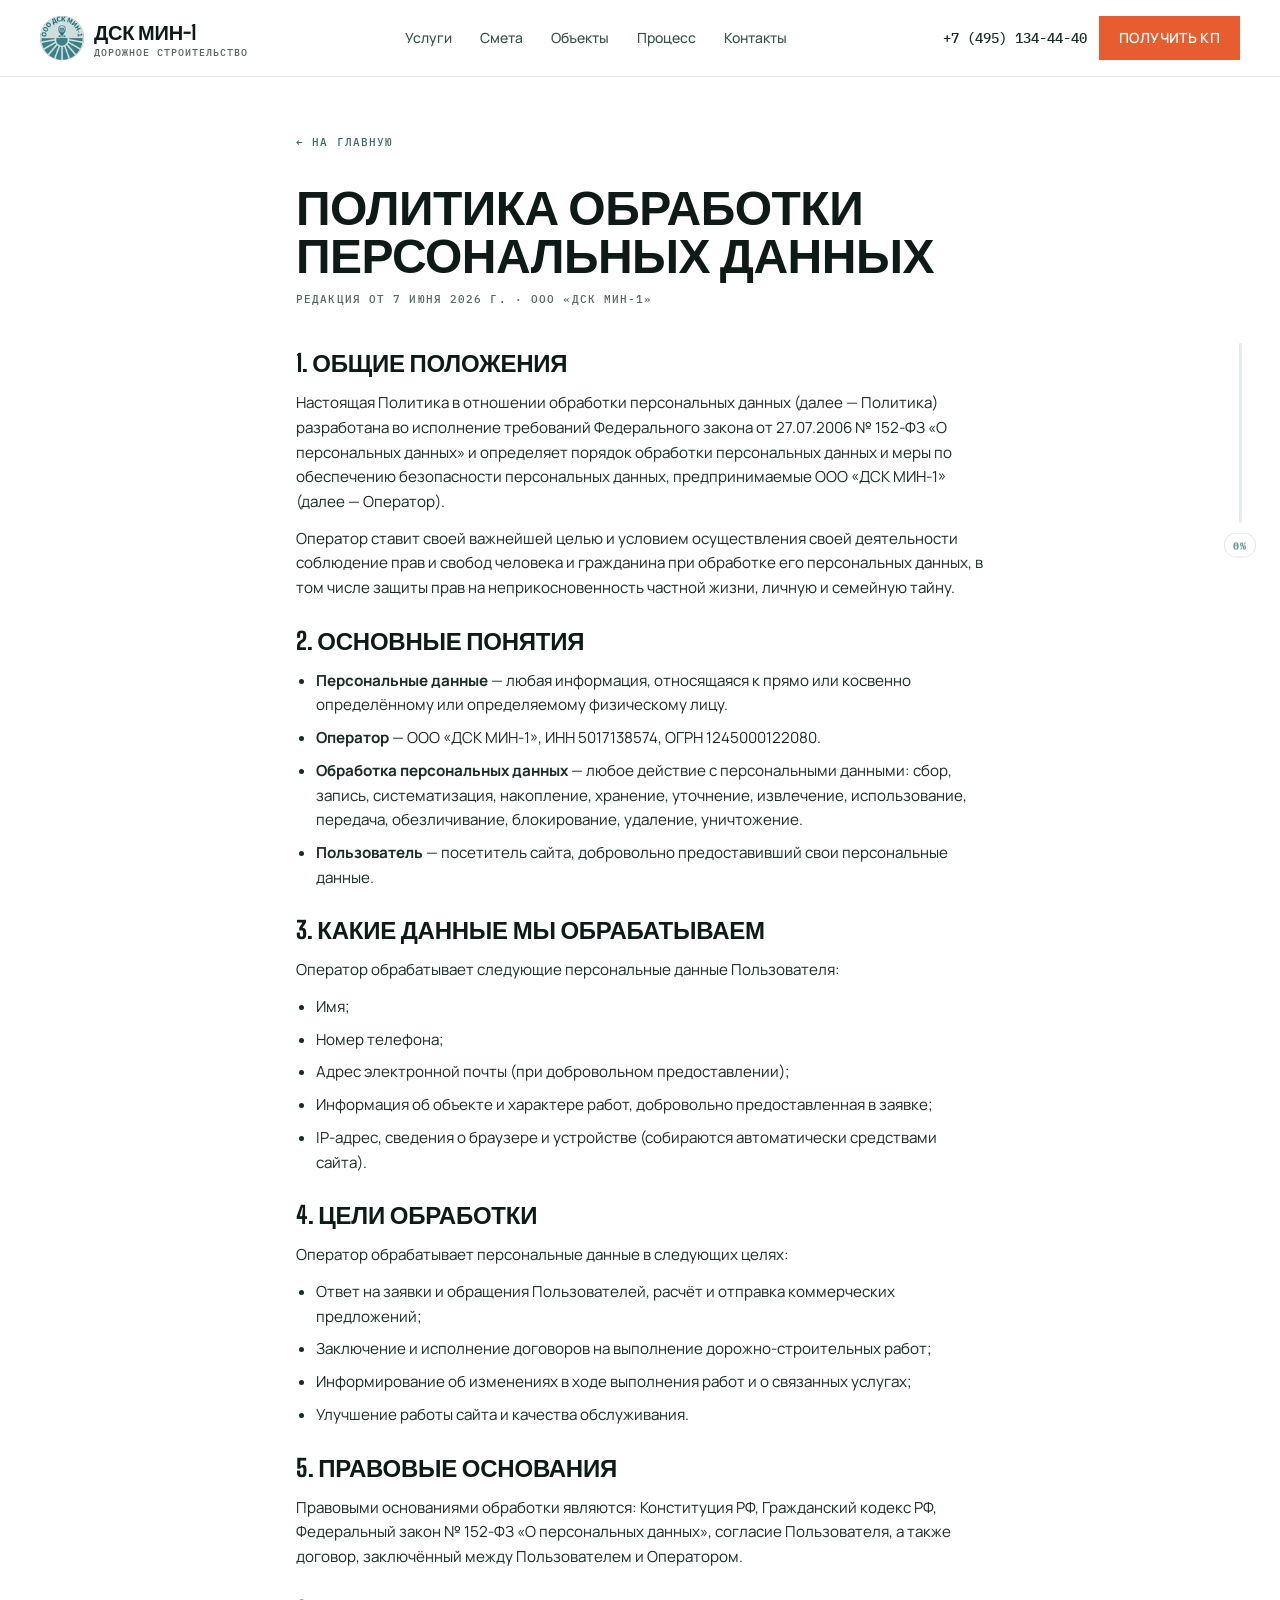
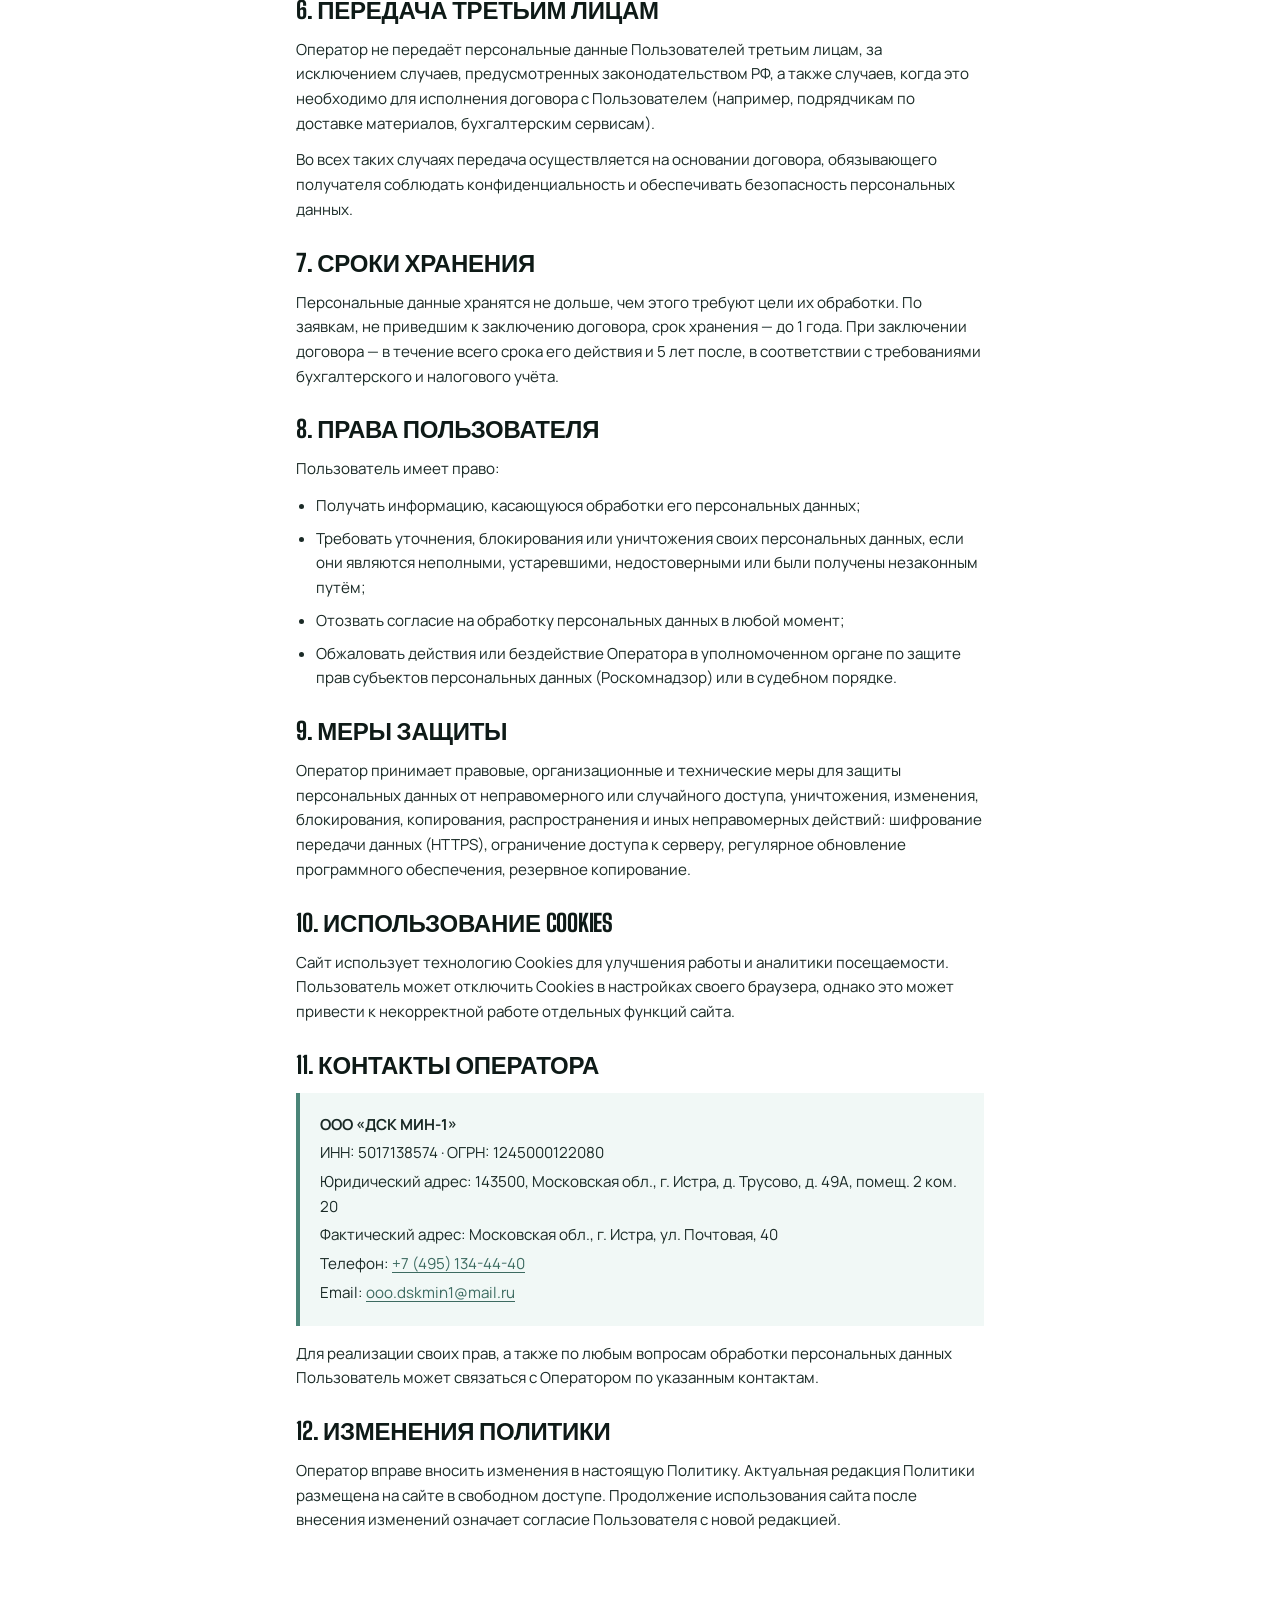
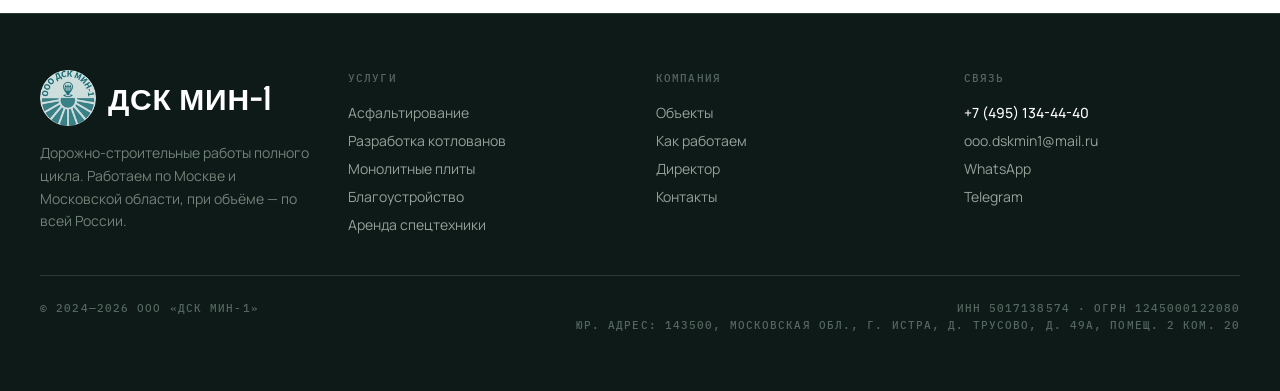
<file: privacy/index.html>
<!DOCTYPE html><html lang="ru"> <head><meta charset="UTF-8"><meta name="viewport" content="width=device-width, initial-scale=1.0, viewport-fit=cover"><meta name="theme-color" content="#0F1A1D"><meta name="format-detection" content="telephone=no"><meta name="robots" content="index, follow, max-image-preview:large, max-snippet:-1, max-video-preview:-1"><meta name="author" content="ООО «ДСК МИН-1»"><meta name="generator" content="Astro v5.18.1"><meta http-equiv="X-UA-Compatible" content="IE=edge"><!-- Geo tags для региональной выдачи --><meta name="geo.region" content="RU-MOS"><meta name="geo.placename" content="Истра, Московская область"><meta name="geo.position" content="55.9138;36.8681"><meta name="ICBM" content="55.9138, 36.8681"><title>Политика обработки персональных данных — ДСК МИН-1</title><meta name="description" content="Политика обработки и защиты персональных данных ООО «ДСК МИН-1»."><link rel="canonical" href="https://dskmin1.ru/privacy/"><!-- LCP preload: первый Hero-слайд. Responsive через imagesrcset.
       На главной даёт прирост LCP ~300-600ms. --><!-- Favicons / PWA icons --><link rel="icon" type="image/x-icon" href="/favicon.ico"><link rel="icon" type="image/png" sizes="16x16" href="/brand/favicon-16.png"><link rel="icon" type="image/png" sizes="32x32" href="/brand/favicon-32.png"><link rel="icon" type="image/png" sizes="192x192" href="/brand/favicon-192.png"><link rel="apple-touch-icon" sizes="180x180" href="/brand/apple-touch-icon.png"><!-- Open Graph --><meta property="og:type" content="website"><meta property="og:title" content="Политика обработки персональных данных — ДСК МИН-1"><meta property="og:description" content="Политика обработки и защиты персональных данных ООО «ДСК МИН-1»."><meta property="og:image" content="https://dskmin1.ru/brand/og-preview.png"><meta property="og:image:width" content="1200"><meta property="og:image:height" content="630"><meta property="og:locale" content="ru_RU"><!-- Twitter Card --><meta name="twitter:card" content="summary_large_image"><meta name="twitter:title" content="Политика обработки персональных данных — ДСК МИН-1"><meta name="twitter:description" content="Политика обработки и защиты персональных данных ООО «ДСК МИН-1»."><meta name="twitter:image" content="https://dskmin1.ru/brand/og-preview.png"><!-- Preconnect for fonts --><link rel="preconnect" href="https://fonts.googleapis.com"><link rel="preconnect" href="https://fonts.gstatic.com" crossorigin><!-- display=swap уже в URL — даёт FOIT-free загрузку. media=print + onload — отложенная загрузка без блокировки. --><link rel="preload" as="style" href="https://fonts.googleapis.com/css2?family=Big+Shoulders+Display:wght@600;700;800;900&family=IBM+Plex+Mono:wght@400;500&family=Manrope:wght@300;400;500;600;700;800&display=swap"><link href="https://fonts.googleapis.com/css2?family=Big+Shoulders+Display:wght@600;700;800;900&family=IBM+Plex+Mono:wght@400;500&family=Manrope:wght@300;400;500;600;700;800&display=swap" rel="stylesheet"><!-- Schema.org LocalBusiness --><script type="application/ld+json">{"@context":"https://schema.org","@type":"GeneralContractor","@id":"https://dskmin1.ru/privacy/#organization","name":"ООО «ДСК МИН-1»","alternateName":"ДСК МИН-1","description":"Политика обработки и защиты персональных данных ООО «ДСК МИН-1».","telephone":"+7 (495) 134-44-40","email":"ooo.dskmin1@mail.ru","url":"https://dskmin1.ru/privacy/","logo":"https://dskmin1.ru/brand/logo-circle-1024.png","image":"https://dskmin1.ru/brand/og-preview.png","foundingDate":"2024","address":{"@type":"PostalAddress","streetAddress":"ул. Почтовая, 40","addressLocality":"Истра","addressRegion":"Московская область","postalCode":"143500","addressCountry":"RU"},"geo":{"@type":"GeoCoordinates","latitude":55.9138,"longitude":36.8681},"openingHoursSpecification":{"@type":"OpeningHoursSpecification","dayOfWeek":["Monday","Tuesday","Wednesday","Thursday","Friday","Saturday","Sunday"],"opens":"08:00","closes":"20:00"},"areaServed":[{"@type":"State","name":"Московская область"},{"@type":"City","name":"Москва"}],"sameAs":["https://wa.me/79851722271","https://t.me/stroi_DSK1"],"contactPoint":{"@type":"ContactPoint","telephone":"+7 (495) 134-44-40","contactType":"sales","areaServed":"RU","availableLanguage":"Russian"},"identifier":[{"@type":"PropertyValue","propertyID":"ИНН","value":"5017138574"},{"@type":"PropertyValue","propertyID":"ОГРН","value":"1245000122080"}]}</script><!-- Schema.org Organization (для логотипа в выдаче) --><script type="application/ld+json">{"@context":"https://schema.org","@type":"Organization","name":"ООО «ДСК МИН-1»","url":"https://dskmin1.ru/","logo":"https://dskmin1.ru/brand/logo-circle-1024.png"}</script><!-- Schema.org WebSite (для sitelinks search box) --><script type="application/ld+json">{"@context":"https://schema.org","@type":"WebSite","name":"ДСК МИН-1","url":"https://dskmin1.ru/","inLanguage":"ru-RU"}</script><link rel="stylesheet" href="/_astro/index.BBo-LDpt.css">
<style>.prose-dsk[data-astro-cid-fb3qbcs3] h2[data-astro-cid-fb3qbcs3]{letter-spacing:-.01em}.prose-dsk[data-astro-cid-fb3qbcs3] p[data-astro-cid-fb3qbcs3],.prose-dsk[data-astro-cid-fb3qbcs3] li[data-astro-cid-fb3qbcs3]{font-size:.95rem}.prose-dsk[data-astro-cid-fb3qbcs3] a[data-astro-cid-fb3qbcs3]{color:#3d6b61;text-decoration:underline;text-underline-offset:3px}.prose-dsk[data-astro-cid-fb3qbcs3] a[data-astro-cid-fb3qbcs3]:hover{color:#2b4843}
</style></head> <body>  <a href="#main-content" class="skip-link">Перейти к содержимому</a> <header class="fixed top-0 left-0 right-0 z-50 border-b border-ink-100 bg-white/85 backdrop-blur-lg"> <div class="container-x flex items-center justify-between gap-4 py-3 md:py-4"> <!-- Logo --> <a href="/" class="flex items-center gap-2.5 shrink-0" aria-label="ДСК МИН-1"> <img src="/brand/logo-circle-64.png" srcset="/brand/logo-circle-64.png 1x, /brand/logo-circle-96.png 1.5x, /brand/favicon-192.png 2x" alt="ДСК МИН-1" width="44" height="44" class="w-10 h-10 md:w-11 md:h-11 shrink-0"> <div class="flex flex-col leading-none"> <span class="display text-lg md:text-xl text-ink-900">ДСК МИН-1</span> <span class="mono-tag text-ink-500 text-[10px] mt-0.5 hidden sm:block">Дорожное строительство</span> </div> </a> <!-- Desktop nav --> <nav class="hidden lg:flex items-center gap-7" aria-label="Основная навигация"> <a href="#services" class="text-sm text-ink-600 hover:text-mint-700 transition-colors font-medium"> Услуги </a><a href="#calc" class="text-sm text-ink-600 hover:text-mint-700 transition-colors font-medium"> Смета </a><a href="#cases" class="text-sm text-ink-600 hover:text-mint-700 transition-colors font-medium"> Объекты </a><a href="#process" class="text-sm text-ink-600 hover:text-mint-700 transition-colors font-medium"> Процесс </a><a href="#contact" class="text-sm text-ink-600 hover:text-mint-700 transition-colors font-medium"> Контакты </a> </nav> <!-- CTA block --> <div class="flex items-center gap-2 md:gap-3"> <a href="tel:+74951344440" class="hidden md:block font-mono text-sm font-medium text-ink-800 hover:text-mint-700 transition-colors whitespace-nowrap"> +7 (495) 134-44-40 </a> <a href="#contact" data-headlight class="hidden sm:inline-flex items-center gap-2 bg-amber-600 text-white font-semibold text-xs md:text-sm uppercase tracking-wide px-4 md:px-5 py-2.5 md:py-3 hover:bg-amber-700 transition-colors">
Получить КП
</a> <button id="navToggle" class="lg:hidden flex flex-col justify-center items-center gap-1.5 w-11 h-11 border border-ink-200 hover:border-ink-400 transition-colors" aria-label="Открыть меню"> <span class="block w-5 h-0.5 bg-ink-900 transition-all origin-center"></span> <span class="block w-5 h-0.5 bg-ink-900 transition-all origin-center"></span> <span class="block w-5 h-0.5 bg-ink-900 transition-all origin-center"></span> </button> </div> </div> </header> <!-- Mobile menu overlay --> <div id="mobileMenu" class="fixed inset-0 z-40 bg-white translate-x-full transition-transform duration-300 ease-out lg:hidden overflow-y-auto"> <div class="pt-20 pb-10 px-6 flex flex-col h-full"> <nav class="flex flex-col gap-1" aria-label="Мобильная навигация"> <a href="#services" data-mobile-link class="display text-3xl text-ink-900 py-4 border-b border-ink-100 hover:text-mint-700 transition-colors"> Услуги </a><a href="#calc" data-mobile-link class="display text-3xl text-ink-900 py-4 border-b border-ink-100 hover:text-mint-700 transition-colors"> Смета </a><a href="#cases" data-mobile-link class="display text-3xl text-ink-900 py-4 border-b border-ink-100 hover:text-mint-700 transition-colors"> Объекты </a><a href="#process" data-mobile-link class="display text-3xl text-ink-900 py-4 border-b border-ink-100 hover:text-mint-700 transition-colors"> Процесс </a><a href="#contact" data-mobile-link class="display text-3xl text-ink-900 py-4 border-b border-ink-100 hover:text-mint-700 transition-colors"> Контакты </a> </nav> <div class="mt-auto pt-10 space-y-3"> <a href="tel:+74951344440" class="block text-amber-600 font-semibold text-lg"> +7 (495) 134-44-40 </a> <a href="mailto:ooo.dskmin1@mail.ru" class="block text-ink-700 text-sm">
ooo.dskmin1@mail.ru
</a> <div class="mono-tag text-ink-500 pt-3"> Без выходных · 8:00—20:00 </div> </div> </div> </div> <script type="module">const l=document.getElementById("navToggle"),e=document.getElementById("mobileMenu"),r=document.body;if(l&&e){const[n,a,o]=l.querySelectorAll("span"),t=()=>{e.classList.add("translate-x-full"),r.classList.remove("overflow-hidden"),n.style.transform="",a.style.opacity="",o.style.transform=""},c=()=>{e.classList.remove("translate-x-full"),r.classList.add("overflow-hidden"),n.style.transform="translateY(8px) rotate(45deg)",a.style.opacity="0",o.style.transform="translateY(-8px) rotate(-45deg)"};l.addEventListener("click",()=>{e.classList.contains("translate-x-full")?c():t()}),e.querySelectorAll("[data-mobile-link]").forEach(s=>{s.addEventListener("click",t)}),document.addEventListener("keydown",s=>{s.key==="Escape"&&t()})}</script> <main id="main-content" class="pt-24 md:pt-32 pb-14 md:pb-20 bg-white" data-astro-cid-fb3qbcs3> <div class="container-x max-w-3xl" data-astro-cid-fb3qbcs3> <a href="/" class="mono-tag text-mint-700 hover:text-mint-900 inline-flex items-center gap-2 mb-8" data-astro-cid-fb3qbcs3>
← На главную
</a> <h1 class="display text-3xl md:text-5xl text-ink-900 mb-3 leading-tight" data-astro-cid-fb3qbcs3>
Политика обработки<br data-astro-cid-fb3qbcs3>персональных данных
</h1> <p class="mono-tag text-ink-500 mb-10" data-astro-cid-fb3qbcs3>
Редакция от 7 июня 2026 г. · ООО «ДСК МИН-1» </p> <div class="prose-dsk space-y-6 text-ink-800 leading-relaxed" data-astro-cid-fb3qbcs3> <section data-astro-cid-fb3qbcs3> <h2 class="display text-xl md:text-2xl text-ink-900 mb-3" data-astro-cid-fb3qbcs3>1. Общие положения</h2> <p data-astro-cid-fb3qbcs3>
Настоящая Политика в отношении обработки персональных данных (далее — Политика) разработана
            во исполнение требований Федерального закона от 27.07.2006 № 152-ФЗ «О персональных данных»
            и определяет порядок обработки персональных данных и меры по обеспечению безопасности
            персональных данных, предпринимаемые ООО «ДСК МИН-1» (далее — Оператор).
</p> <p class="mt-3" data-astro-cid-fb3qbcs3>
Оператор ставит своей важнейшей целью и условием осуществления своей деятельности
            соблюдение прав и свобод человека и гражданина при обработке его персональных данных,
            в том числе защиты прав на неприкосновенность частной жизни, личную и семейную тайну.
</p> </section> <section data-astro-cid-fb3qbcs3> <h2 class="display text-xl md:text-2xl text-ink-900 mb-3" data-astro-cid-fb3qbcs3>2. Основные понятия</h2> <ul class="space-y-2 list-disc pl-5" data-astro-cid-fb3qbcs3> <li data-astro-cid-fb3qbcs3><strong data-astro-cid-fb3qbcs3>Персональные данные</strong> — любая информация, относящаяся к прямо или косвенно определённому или определяемому физическому лицу.</li> <li data-astro-cid-fb3qbcs3><strong data-astro-cid-fb3qbcs3>Оператор</strong> — ООО «ДСК МИН-1», ИНН 5017138574, ОГРН 1245000122080.</li> <li data-astro-cid-fb3qbcs3><strong data-astro-cid-fb3qbcs3>Обработка персональных данных</strong> — любое действие с персональными данными: сбор, запись, систематизация, накопление, хранение, уточнение, извлечение, использование, передача, обезличивание, блокирование, удаление, уничтожение.</li> <li data-astro-cid-fb3qbcs3><strong data-astro-cid-fb3qbcs3>Пользователь</strong> — посетитель сайта, добровольно предоставивший свои персональные данные.</li> </ul> </section> <section data-astro-cid-fb3qbcs3> <h2 class="display text-xl md:text-2xl text-ink-900 mb-3" data-astro-cid-fb3qbcs3>3. Какие данные мы обрабатываем</h2> <p data-astro-cid-fb3qbcs3>Оператор обрабатывает следующие персональные данные Пользователя:</p> <ul class="space-y-2 list-disc pl-5 mt-3" data-astro-cid-fb3qbcs3> <li data-astro-cid-fb3qbcs3>Имя;</li> <li data-astro-cid-fb3qbcs3>Номер телефона;</li> <li data-astro-cid-fb3qbcs3>Адрес электронной почты (при добровольном предоставлении);</li> <li data-astro-cid-fb3qbcs3>Информация об объекте и характере работ, добровольно предоставленная в заявке;</li> <li data-astro-cid-fb3qbcs3>IP-адрес, сведения о браузере и устройстве (собираются автоматически средствами сайта).</li> </ul> </section> <section data-astro-cid-fb3qbcs3> <h2 class="display text-xl md:text-2xl text-ink-900 mb-3" data-astro-cid-fb3qbcs3>4. Цели обработки</h2> <p data-astro-cid-fb3qbcs3>Оператор обрабатывает персональные данные в следующих целях:</p> <ul class="space-y-2 list-disc pl-5 mt-3" data-astro-cid-fb3qbcs3> <li data-astro-cid-fb3qbcs3>Ответ на заявки и обращения Пользователей, расчёт и отправка коммерческих предложений;</li> <li data-astro-cid-fb3qbcs3>Заключение и исполнение договоров на выполнение дорожно-строительных работ;</li> <li data-astro-cid-fb3qbcs3>Информирование об изменениях в ходе выполнения работ и о связанных услугах;</li> <li data-astro-cid-fb3qbcs3>Улучшение работы сайта и качества обслуживания.</li> </ul> </section> <section data-astro-cid-fb3qbcs3> <h2 class="display text-xl md:text-2xl text-ink-900 mb-3" data-astro-cid-fb3qbcs3>5. Правовые основания</h2> <p data-astro-cid-fb3qbcs3>
Правовыми основаниями обработки являются: Конституция РФ, Гражданский кодекс РФ,
            Федеральный закон № 152-ФЗ «О персональных данных», согласие Пользователя,
            а также договор, заключённый между Пользователем и Оператором.
</p> </section> <section data-astro-cid-fb3qbcs3> <h2 class="display text-xl md:text-2xl text-ink-900 mb-3" data-astro-cid-fb3qbcs3>6. Передача третьим лицам</h2> <p data-astro-cid-fb3qbcs3>
Оператор не передаёт персональные данные Пользователей третьим лицам, за исключением случаев,
            предусмотренных законодательством РФ, а также случаев, когда это необходимо для исполнения
            договора с Пользователем (например, подрядчикам по доставке материалов, бухгалтерским сервисам).
</p> <p class="mt-3" data-astro-cid-fb3qbcs3>
Во всех таких случаях передача осуществляется на основании договора, обязывающего
            получателя соблюдать конфиденциальность и обеспечивать безопасность персональных данных.
</p> </section> <section data-astro-cid-fb3qbcs3> <h2 class="display text-xl md:text-2xl text-ink-900 mb-3" data-astro-cid-fb3qbcs3>7. Сроки хранения</h2> <p data-astro-cid-fb3qbcs3>
Персональные данные хранятся не дольше, чем этого требуют цели их обработки.
            По заявкам, не приведшим к заключению договора, срок хранения — до 1 года.
            При заключении договора — в течение всего срока его действия и 5 лет после,
            в соответствии с требованиями бухгалтерского и налогового учёта.
</p> </section> <section data-astro-cid-fb3qbcs3> <h2 class="display text-xl md:text-2xl text-ink-900 mb-3" data-astro-cid-fb3qbcs3>8. Права Пользователя</h2> <p data-astro-cid-fb3qbcs3>Пользователь имеет право:</p> <ul class="space-y-2 list-disc pl-5 mt-3" data-astro-cid-fb3qbcs3> <li data-astro-cid-fb3qbcs3>Получать информацию, касающуюся обработки его персональных данных;</li> <li data-astro-cid-fb3qbcs3>Требовать уточнения, блокирования или уничтожения своих персональных данных, если они являются неполными, устаревшими, недостоверными или были получены незаконным путём;</li> <li data-astro-cid-fb3qbcs3>Отозвать согласие на обработку персональных данных в любой момент;</li> <li data-astro-cid-fb3qbcs3>Обжаловать действия или бездействие Оператора в уполномоченном органе по защите прав субъектов персональных данных (Роскомнадзор) или в судебном порядке.</li> </ul> </section> <section data-astro-cid-fb3qbcs3> <h2 class="display text-xl md:text-2xl text-ink-900 mb-3" data-astro-cid-fb3qbcs3>9. Меры защиты</h2> <p data-astro-cid-fb3qbcs3>
Оператор принимает правовые, организационные и технические меры для защиты персональных данных
            от неправомерного или случайного доступа, уничтожения, изменения, блокирования, копирования,
            распространения и иных неправомерных действий: шифрование передачи данных (HTTPS), ограничение
            доступа к серверу, регулярное обновление программного обеспечения, резервное копирование.
</p> </section> <section data-astro-cid-fb3qbcs3> <h2 class="display text-xl md:text-2xl text-ink-900 mb-3" data-astro-cid-fb3qbcs3>10. Использование Cookies</h2> <p data-astro-cid-fb3qbcs3>
Сайт использует технологию Cookies для улучшения работы и аналитики посещаемости.
            Пользователь может отключить Cookies в настройках своего браузера, однако это может
            привести к некорректной работе отдельных функций сайта.
</p> </section> <section data-astro-cid-fb3qbcs3> <h2 class="display text-xl md:text-2xl text-ink-900 mb-3" data-astro-cid-fb3qbcs3>11. Контакты Оператора</h2> <div class="bg-mint-50 border-l-4 border-mint-600 px-5 py-5 mt-3 space-y-1" data-astro-cid-fb3qbcs3> <p data-astro-cid-fb3qbcs3><strong data-astro-cid-fb3qbcs3>ООО «ДСК МИН-1»</strong></p> <p data-astro-cid-fb3qbcs3>ИНН: 5017138574 · ОГРН: 1245000122080</p> <p data-astro-cid-fb3qbcs3>Юридический адрес: 143500, Московская обл., г. Истра, д. Трусово, д. 49А, помещ. 2 ком. 20</p> <p data-astro-cid-fb3qbcs3>Фактический адрес: Московская обл., г. Истра, ул. Почтовая, 40</p> <p data-astro-cid-fb3qbcs3>Телефон: <a href="tel:+74951344440" class="text-mint-700 hover:underline" data-astro-cid-fb3qbcs3>+7 (495) 134-44-40</a></p> <p data-astro-cid-fb3qbcs3>Email: <a href="mailto:ooo.dskmin1@mail.ru" class="text-mint-700 hover:underline" data-astro-cid-fb3qbcs3>ooo.dskmin1@mail.ru</a></p> </div> <p class="mt-4" data-astro-cid-fb3qbcs3>
Для реализации своих прав, а также по любым вопросам обработки персональных данных
            Пользователь может связаться с Оператором по указанным контактам.
</p> </section> <section data-astro-cid-fb3qbcs3> <h2 class="display text-xl md:text-2xl text-ink-900 mb-3" data-astro-cid-fb3qbcs3>12. Изменения Политики</h2> <p data-astro-cid-fb3qbcs3>
Оператор вправе вносить изменения в настоящую Политику. Актуальная редакция Политики
            размещена на сайте в свободном доступе. Продолжение использования сайта после внесения
            изменений означает согласие Пользователя с новой редакцией.
</p> </section> </div> </div> </main> <footer class="bg-ink-900 text-white border-t border-ink-700 py-10 md:py-14 relative"> <div class="container-x"> <div class="grid gap-8 md:grid-cols-2 lg:grid-cols-4 mb-10"> <!-- Brand --> <div> <div class="flex items-center gap-3 mb-4"> <img src="/brand/logo-circle-96.png" srcset="/brand/logo-circle-96.png 1x, /brand/favicon-192.png 2x" alt="ДСК МИН-1" width="56" height="56" class="w-14 h-14 shrink-0" loading="lazy"> <div class="display text-3xl tracking-wide leading-none">ДСК МИН-1</div> </div> <p class="text-sm text-ink-400 leading-relaxed max-w-xs"> Дорожно-строительные работы полного цикла. Работаем по Москве и Московской области, при объёме — по всей России.
</p> </div> <!-- Services --> <div> <h5 class="mono-tag text-ink-500 mb-4">Услуги</h5> <ul class="space-y-2 text-sm"> <li><a href="#services" class="text-ink-300 hover:text-amber-400 transition-colors">Асфальтирование</a></li> <li><a href="#services" class="text-ink-300 hover:text-amber-400 transition-colors">Разработка котлованов</a></li> <li><a href="#services" class="text-ink-300 hover:text-amber-400 transition-colors">Монолитные плиты</a></li> <li><a href="#services" class="text-ink-300 hover:text-amber-400 transition-colors">Благоустройство</a></li> <li><a href="#services" class="text-ink-300 hover:text-amber-400 transition-colors">Аренда спецтехники</a></li> </ul> </div> <!-- Company --> <div> <h5 class="mono-tag text-ink-500 mb-4">Компания</h5> <ul class="space-y-2 text-sm"> <li><a href="#cases" class="text-ink-300 hover:text-amber-400 transition-colors">Объекты</a></li> <li><a href="#process" class="text-ink-300 hover:text-amber-400 transition-colors">Как работаем</a></li> <li><a href="#director" class="text-ink-300 hover:text-amber-400 transition-colors">Директор</a></li> <li><a href="#contact" class="text-ink-300 hover:text-amber-400 transition-colors">Контакты</a></li> </ul> </div> <!-- Contacts --> <div> <h5 class="mono-tag text-ink-500 mb-4">Связь</h5> <ul class="space-y-2 text-sm"> <li><a href="tel:+74951344440" class="text-white font-medium hover:text-amber-400 transition-colors">+7 (495) 134-44-40</a></li> <li><a href="mailto:ooo.dskmin1@mail.ru" class="text-ink-300 hover:text-amber-400 transition-colors">ooo.dskmin1@mail.ru</a></li> <li><a href="https://wa.me/79851722271" target="_blank" rel="noopener" class="text-ink-300 hover:text-amber-400 transition-colors">WhatsApp</a></li> <li><a href="https://t.me/stroi_DSK1" target="_blank" rel="noopener" class="text-ink-300 hover:text-amber-400 transition-colors">Telegram</a></li> </ul> </div> </div> <!-- Bottom bar --> <div class="border-t border-ink-700 pt-6 flex flex-col md:flex-row justify-between gap-3 mono-tag text-ink-500 text-[10px] md:text-[11px] leading-relaxed"> <div>© 2024—2026 ООО «ДСК МИН-1»</div> <div class="md:text-right">
ИНН 5017138574 · ОГРН 1245000122080<br>
Юр. адрес: 143500, Московская обл., г. Истра, д. Трусово, д. 49А, помещ. 2 ком. 20 </div> </div> </div> </footer> <!-- Mobile sticky CTA — только на страницах где есть блок #contact -->   <script type="module" src="/_astro/Base.astro_astro_type_script_index_0_lang.BFzvaL-X.js"></script> </body> </html>
</file>
<file: _astro/index.BBo-LDpt.css>
*,:before,:after{--tw-border-spacing-x: 0;--tw-border-spacing-y: 0;--tw-translate-x: 0;--tw-translate-y: 0;--tw-rotate: 0;--tw-skew-x: 0;--tw-skew-y: 0;--tw-scale-x: 1;--tw-scale-y: 1;--tw-pan-x: ;--tw-pan-y: ;--tw-pinch-zoom: ;--tw-scroll-snap-strictness: proximity;--tw-gradient-from-position: ;--tw-gradient-via-position: ;--tw-gradient-to-position: ;--tw-ordinal: ;--tw-slashed-zero: ;--tw-numeric-figure: ;--tw-numeric-spacing: ;--tw-numeric-fraction: ;--tw-ring-inset: ;--tw-ring-offset-width: 0px;--tw-ring-offset-color: #fff;--tw-ring-color: rgb(59 130 246 / .5);--tw-ring-offset-shadow: 0 0 #0000;--tw-ring-shadow: 0 0 #0000;--tw-shadow: 0 0 #0000;--tw-shadow-colored: 0 0 #0000;--tw-blur: ;--tw-brightness: ;--tw-contrast: ;--tw-grayscale: ;--tw-hue-rotate: ;--tw-invert: ;--tw-saturate: ;--tw-sepia: ;--tw-drop-shadow: ;--tw-backdrop-blur: ;--tw-backdrop-brightness: ;--tw-backdrop-contrast: ;--tw-backdrop-grayscale: ;--tw-backdrop-hue-rotate: ;--tw-backdrop-invert: ;--tw-backdrop-opacity: ;--tw-backdrop-saturate: ;--tw-backdrop-sepia: ;--tw-contain-size: ;--tw-contain-layout: ;--tw-contain-paint: ;--tw-contain-style: }::backdrop{--tw-border-spacing-x: 0;--tw-border-spacing-y: 0;--tw-translate-x: 0;--tw-translate-y: 0;--tw-rotate: 0;--tw-skew-x: 0;--tw-skew-y: 0;--tw-scale-x: 1;--tw-scale-y: 1;--tw-pan-x: ;--tw-pan-y: ;--tw-pinch-zoom: ;--tw-scroll-snap-strictness: proximity;--tw-gradient-from-position: ;--tw-gradient-via-position: ;--tw-gradient-to-position: ;--tw-ordinal: ;--tw-slashed-zero: ;--tw-numeric-figure: ;--tw-numeric-spacing: ;--tw-numeric-fraction: ;--tw-ring-inset: ;--tw-ring-offset-width: 0px;--tw-ring-offset-color: #fff;--tw-ring-color: rgb(59 130 246 / .5);--tw-ring-offset-shadow: 0 0 #0000;--tw-ring-shadow: 0 0 #0000;--tw-shadow: 0 0 #0000;--tw-shadow-colored: 0 0 #0000;--tw-blur: ;--tw-brightness: ;--tw-contrast: ;--tw-grayscale: ;--tw-hue-rotate: ;--tw-invert: ;--tw-saturate: ;--tw-sepia: ;--tw-drop-shadow: ;--tw-backdrop-blur: ;--tw-backdrop-brightness: ;--tw-backdrop-contrast: ;--tw-backdrop-grayscale: ;--tw-backdrop-hue-rotate: ;--tw-backdrop-invert: ;--tw-backdrop-opacity: ;--tw-backdrop-saturate: ;--tw-backdrop-sepia: ;--tw-contain-size: ;--tw-contain-layout: ;--tw-contain-paint: ;--tw-contain-style: }*,:before,:after{box-sizing:border-box;border-width:0;border-style:solid;border-color:#e5e7eb}:before,:after{--tw-content: ""}html,:host{line-height:1.5;-webkit-text-size-adjust:100%;-moz-tab-size:4;-o-tab-size:4;tab-size:4;font-family:Manrope,system-ui,sans-serif;font-feature-settings:normal;font-variation-settings:normal;-webkit-tap-highlight-color:transparent}body{margin:0;line-height:inherit}hr{height:0;color:inherit;border-top-width:1px}abbr:where([title]){-webkit-text-decoration:underline dotted;text-decoration:underline dotted}h1,h2,h3,h4,h5,h6{font-size:inherit;font-weight:inherit}a{color:inherit;text-decoration:inherit}b,strong{font-weight:bolder}code,kbd,samp,pre{font-family:IBM Plex Mono,ui-monospace,monospace;font-feature-settings:normal;font-variation-settings:normal;font-size:1em}small{font-size:80%}sub,sup{font-size:75%;line-height:0;position:relative;vertical-align:baseline}sub{bottom:-.25em}sup{top:-.5em}table{text-indent:0;border-color:inherit;border-collapse:collapse}button,input,optgroup,select,textarea{font-family:inherit;font-feature-settings:inherit;font-variation-settings:inherit;font-size:100%;font-weight:inherit;line-height:inherit;letter-spacing:inherit;color:inherit;margin:0;padding:0}button,select{text-transform:none}button,input:where([type=button]),input:where([type=reset]),input:where([type=submit]){-webkit-appearance:button;background-color:transparent;background-image:none}:-moz-focusring{outline:auto}:-moz-ui-invalid{box-shadow:none}progress{vertical-align:baseline}::-webkit-inner-spin-button,::-webkit-outer-spin-button{height:auto}[type=search]{-webkit-appearance:textfield;outline-offset:-2px}::-webkit-search-decoration{-webkit-appearance:none}::-webkit-file-upload-button{-webkit-appearance:button;font:inherit}summary{display:list-item}blockquote,dl,dd,h1,h2,h3,h4,h5,h6,hr,figure,p,pre{margin:0}fieldset{margin:0;padding:0}legend{padding:0}ol,ul,menu{list-style:none;margin:0;padding:0}dialog{padding:0}textarea{resize:vertical}input::-moz-placeholder,textarea::-moz-placeholder{opacity:1;color:#9ca3af}input::placeholder,textarea::placeholder{opacity:1;color:#9ca3af}button,[role=button]{cursor:pointer}:disabled{cursor:default}img,svg,video,canvas,audio,iframe,embed,object{display:block;vertical-align:middle}img,video{max-width:100%;height:auto}[hidden]:where(:not([hidden=until-found])){display:none}html{-webkit-text-size-adjust:100%;scroll-behavior:smooth}body{--tw-bg-opacity: 1;background-color:rgb(246 248 247 / var(--tw-bg-opacity, 1));font-family:Manrope,system-ui,sans-serif;--tw-text-opacity: 1;color:rgb(14 26 23 / var(--tw-text-opacity, 1));-webkit-font-smoothing:antialiased;-moz-osx-font-smoothing:grayscale}:root{--side: 1rem}@media(min-width:680px){:root{--side: 2rem}}@media(min-width:1100px){:root{--side: 2.5rem}}.display{word-break:keep-all;overflow-wrap:normal;hyphens:none}*:focus{outline:none}*:focus-visible{outline:2px solid #F59E0B;outline-offset:2px;border-radius:2px}a:focus-visible,button:focus-visible{outline:2px solid #F59E0B;outline-offset:3px}.skip-link{position:absolute;left:0;top:0;padding:12px 20px;background:#0f1a1d;color:#fff;font-weight:600;text-decoration:none;transform:translateY(-100%);z-index:9999;transition:transform .15s ease-out}.skip-link:focus{transform:translateY(0)}.container{width:100%}@media(min-width:640px){.container{max-width:640px}}@media(min-width:768px){.container{max-width:768px}}@media(min-width:1024px){.container{max-width:1024px}}@media(min-width:1280px){.container{max-width:1280px}}@media(min-width:1536px){.container{max-width:1536px}}.container-x{max-width:1440px;margin-inline:auto;padding-inline:var(--side)}.display{font-family:Big Shoulders Display,sans-serif;font-weight:800;letter-spacing:-.01em;line-height:.9;text-transform:uppercase}.mono-tag{font-family:IBM Plex Mono,monospace;font-size:.69rem;letter-spacing:.1em;text-transform:uppercase;font-weight:500}.wip-block{position:relative;outline:2px dashed #E85D2F40;outline-offset:4px}.wip-block:before{content:"WIP";position:absolute;top:-10px;right:8px;background:#e85d2f;color:#fff;font-family:IBM Plex Mono,monospace;font-size:9px;font-weight:600;padding:2px 6px;letter-spacing:.1em;z-index:10}.sr-only{position:absolute;width:1px;height:1px;padding:0;margin:-1px;overflow:hidden;clip:rect(0,0,0,0);white-space:nowrap;border-width:0}.pointer-events-none{pointer-events:none}.\!visible{visibility:visible!important}.visible{visibility:visible}.fixed{position:fixed}.absolute{position:absolute}.relative{position:relative}.sticky{position:sticky}.inset-0{inset:0}.inset-x-0{left:0;right:0}.inset-y-0{top:0;bottom:0}.-left-2{left:-.5rem}.-right-3{right:-.75rem}.-top-2{top:-.5rem}.-top-3{top:-.75rem}.bottom-0{bottom:0}.bottom-0\.5{bottom:.125rem}.bottom-1{bottom:.25rem}.bottom-2{bottom:.5rem}.bottom-3{bottom:.75rem}.bottom-4{bottom:1rem}.bottom-5{bottom:1.25rem}.left-0{left:0}.left-3{left:.75rem}.left-4{left:1rem}.left-5{left:1.25rem}.right-0{right:0}.right-1{right:.25rem}.right-2{right:.5rem}.right-3{right:.75rem}.right-4{right:1rem}.right-5{right:1.25rem}.top-0{top:0}.top-1\/2{top:50%}.top-3{top:.75rem}.top-4{top:1rem}.top-5{top:1.25rem}.-z-0{z-index:0}.z-10{z-index:10}.z-20{z-index:20}.z-40{z-index:40}.z-50{z-index:50}.z-\[100\]{z-index:100}.z-\[110\]{z-index:110}.col-span-1{grid-column:span 1 / span 1}.col-span-2{grid-column:span 2 / span 2}.-mx-2{margin-left:-.5rem;margin-right:-.5rem}.mx-auto{margin-left:auto;margin-right:auto}.-mt-1{margin-top:-.25rem}.mb-1{margin-bottom:.25rem}.mb-1\.5{margin-bottom:.375rem}.mb-10{margin-bottom:2.5rem}.mb-2{margin-bottom:.5rem}.mb-3{margin-bottom:.75rem}.mb-4{margin-bottom:1rem}.mb-5{margin-bottom:1.25rem}.mb-6{margin-bottom:1.5rem}.mb-8{margin-bottom:2rem}.ml-0\.5{margin-left:.125rem}.mr-2{margin-right:.5rem}.mt-0\.5{margin-top:.125rem}.mt-1\.5{margin-top:.375rem}.mt-10{margin-top:2.5rem}.mt-2{margin-top:.5rem}.mt-3{margin-top:.75rem}.mt-4{margin-top:1rem}.mt-6{margin-top:1.5rem}.mt-7{margin-top:1.75rem}.mt-auto{margin-top:auto}.block{display:block}.inline-block{display:inline-block}.inline{display:inline}.flex{display:flex}.inline-flex{display:inline-flex}.grid{display:grid}.hidden{display:none}.aspect-\[16\/9\]{aspect-ratio:16/9}.aspect-video{aspect-ratio:16 / 9}.h-0\.5{height:.125rem}.h-1\.5{height:.375rem}.h-10{height:2.5rem}.h-11{height:2.75rem}.h-12{height:3rem}.h-14{height:3.5rem}.h-16{height:4rem}.h-2{height:.5rem}.h-2\.5{height:.625rem}.h-20{height:5rem}.h-3{height:.75rem}.h-32{height:8rem}.h-5{height:1.25rem}.h-6{height:1.5rem}.h-7{height:1.75rem}.h-8{height:2rem}.h-auto{height:auto}.h-full{height:100%}.max-h-full{max-height:100%}.min-h-\[260px\]{min-height:260px}.min-h-\[40px\]{min-height:40px}.min-h-\[640px\]{min-height:640px}.min-h-\[70vh\]{min-height:70vh}.min-h-full{min-height:100%}.w-0{width:0px}.w-10{width:2.5rem}.w-11{width:2.75rem}.w-12{width:3rem}.w-14{width:3.5rem}.w-16{width:4rem}.w-2{width:.5rem}.w-2\.5{width:.625rem}.w-20{width:5rem}.w-3{width:.75rem}.w-32{width:8rem}.w-5{width:1.25rem}.w-6{width:1.5rem}.w-7{width:1.75rem}.w-8{width:2rem}.w-full{width:100%}.min-w-0{min-width:0px}.min-w-\[240px\]{min-width:240px}.min-w-min{min-width:-moz-min-content;min-width:min-content}.max-w-2xl{max-width:42rem}.max-w-3xl{max-width:48rem}.max-w-4xl{max-width:56rem}.max-w-5xl{max-width:64rem}.max-w-\[1000px\]{max-width:1000px}.max-w-full{max-width:100%}.max-w-lg{max-width:32rem}.max-w-sm{max-width:24rem}.max-w-xl{max-width:36rem}.max-w-xs{max-width:20rem}.flex-1{flex:1 1 0%}.shrink-0{flex-shrink:0}.flex-grow{flex-grow:1}.caption-top{caption-side:top}.caption-bottom{caption-side:bottom}.origin-center{transform-origin:center}.-translate-y-1\/2{--tw-translate-y: -50%;transform:translate(var(--tw-translate-x),var(--tw-translate-y)) rotate(var(--tw-rotate)) skew(var(--tw-skew-x)) skewY(var(--tw-skew-y)) scaleX(var(--tw-scale-x)) scaleY(var(--tw-scale-y))}.translate-x-full{--tw-translate-x: 100%;transform:translate(var(--tw-translate-x),var(--tw-translate-y)) rotate(var(--tw-rotate)) skew(var(--tw-skew-x)) skewY(var(--tw-skew-y)) scaleX(var(--tw-scale-x)) scaleY(var(--tw-scale-y))}.translate-y-0{--tw-translate-y: 0px;transform:translate(var(--tw-translate-x),var(--tw-translate-y)) rotate(var(--tw-rotate)) skew(var(--tw-skew-x)) skewY(var(--tw-skew-y)) scaleX(var(--tw-scale-x)) scaleY(var(--tw-scale-y))}.translate-y-4{--tw-translate-y: 1rem;transform:translate(var(--tw-translate-x),var(--tw-translate-y)) rotate(var(--tw-rotate)) skew(var(--tw-skew-x)) skewY(var(--tw-skew-y)) scaleX(var(--tw-scale-x)) scaleY(var(--tw-scale-y))}.-rotate-1{--tw-rotate: -1deg;transform:translate(var(--tw-translate-x),var(--tw-translate-y)) rotate(var(--tw-rotate)) skew(var(--tw-skew-x)) skewY(var(--tw-skew-y)) scaleX(var(--tw-scale-x)) scaleY(var(--tw-scale-y))}.transform{transform:translate(var(--tw-translate-x),var(--tw-translate-y)) rotate(var(--tw-rotate)) skew(var(--tw-skew-x)) skewY(var(--tw-skew-y)) scaleX(var(--tw-scale-x)) scaleY(var(--tw-scale-y))}@keyframes pulse{50%{opacity:.5}}.animate-pulse{animation:pulse 2s cubic-bezier(.4,0,.6,1) infinite}.cursor-pointer{cursor:pointer}.cursor-zoom-in{cursor:zoom-in}.select-none{-webkit-user-select:none;-moz-user-select:none;user-select:none}.resize-none{resize:none}.resize{resize:both}.list-disc{list-style-type:disc}.list-none{list-style-type:none}.grid-cols-2{grid-template-columns:repeat(2,minmax(0,1fr))}.grid-cols-\[60px_1fr\]{grid-template-columns:60px 1fr}.flex-col{flex-direction:column}.flex-wrap{flex-wrap:wrap}.items-start{align-items:flex-start}.items-end{align-items:flex-end}.items-center{align-items:center}.items-baseline{align-items:baseline}.justify-end{justify-content:flex-end}.justify-center{justify-content:center}.justify-between{justify-content:space-between}.gap-1{gap:.25rem}.gap-1\.5{gap:.375rem}.gap-10{gap:2.5rem}.gap-2{gap:.5rem}.gap-2\.5{gap:.625rem}.gap-3{gap:.75rem}.gap-4{gap:1rem}.gap-5{gap:1.25rem}.gap-6{gap:1.5rem}.gap-7{gap:1.75rem}.gap-8{gap:2rem}.gap-px{gap:1px}.gap-x-3{-moz-column-gap:.75rem;column-gap:.75rem}.gap-x-6{-moz-column-gap:1.5rem;column-gap:1.5rem}.gap-y-1{row-gap:.25rem}.gap-y-10{row-gap:2.5rem}.space-y-1>:not([hidden])~:not([hidden]){--tw-space-y-reverse: 0;margin-top:calc(.25rem * calc(1 - var(--tw-space-y-reverse)));margin-bottom:calc(.25rem * var(--tw-space-y-reverse))}.space-y-12>:not([hidden])~:not([hidden]){--tw-space-y-reverse: 0;margin-top:calc(3rem * calc(1 - var(--tw-space-y-reverse)));margin-bottom:calc(3rem * var(--tw-space-y-reverse))}.space-y-2>:not([hidden])~:not([hidden]){--tw-space-y-reverse: 0;margin-top:calc(.5rem * calc(1 - var(--tw-space-y-reverse)));margin-bottom:calc(.5rem * var(--tw-space-y-reverse))}.space-y-2\.5>:not([hidden])~:not([hidden]){--tw-space-y-reverse: 0;margin-top:calc(.625rem * calc(1 - var(--tw-space-y-reverse)));margin-bottom:calc(.625rem * var(--tw-space-y-reverse))}.space-y-3>:not([hidden])~:not([hidden]){--tw-space-y-reverse: 0;margin-top:calc(.75rem * calc(1 - var(--tw-space-y-reverse)));margin-bottom:calc(.75rem * var(--tw-space-y-reverse))}.space-y-4>:not([hidden])~:not([hidden]){--tw-space-y-reverse: 0;margin-top:calc(1rem * calc(1 - var(--tw-space-y-reverse)));margin-bottom:calc(1rem * var(--tw-space-y-reverse))}.space-y-5>:not([hidden])~:not([hidden]){--tw-space-y-reverse: 0;margin-top:calc(1.25rem * calc(1 - var(--tw-space-y-reverse)));margin-bottom:calc(1.25rem * var(--tw-space-y-reverse))}.space-y-6>:not([hidden])~:not([hidden]){--tw-space-y-reverse: 0;margin-top:calc(1.5rem * calc(1 - var(--tw-space-y-reverse)));margin-bottom:calc(1.5rem * var(--tw-space-y-reverse))}.divide-y>:not([hidden])~:not([hidden]){--tw-divide-y-reverse: 0;border-top-width:calc(1px * calc(1 - var(--tw-divide-y-reverse)));border-bottom-width:calc(1px * var(--tw-divide-y-reverse))}.divide-ink-100>:not([hidden])~:not([hidden]){--tw-divide-opacity: 1;border-color:rgb(229 234 232 / var(--tw-divide-opacity, 1))}.divide-ink-200>:not([hidden])~:not([hidden]){--tw-divide-opacity: 1;border-color:rgb(192 203 197 / var(--tw-divide-opacity, 1))}.divide-ink-700>:not([hidden])~:not([hidden]){--tw-divide-opacity: 1;border-color:rgb(40 58 53 / var(--tw-divide-opacity, 1))}.self-start{align-self:flex-start}.overflow-hidden{overflow:hidden}.overflow-x-auto{overflow-x:auto}.overflow-y-auto{overflow-y:auto}.whitespace-nowrap{white-space:nowrap}.whitespace-pre-line{white-space:pre-line}.break-words{overflow-wrap:break-word}.rounded-full{border-radius:9999px}.border{border-width:1px}.border-2{border-width:2px}.border-y{border-top-width:1px;border-bottom-width:1px}.border-b{border-bottom-width:1px}.border-b-2{border-bottom-width:2px}.border-l-2{border-left-width:2px}.border-l-4{border-left-width:4px}.border-r-2{border-right-width:2px}.border-t{border-top-width:1px}.border-t-2{border-top-width:2px}.border-dashed{border-style:dashed}.\!border-amber-500{--tw-border-opacity: 1 !important;border-color:rgb(242 123 10 / var(--tw-border-opacity, 1))!important}.\!border-mint-700{--tw-border-opacity: 1 !important;border-color:rgb(61 107 97 / var(--tw-border-opacity, 1))!important}.border-amber-200{--tw-border-opacity: 1;border-color:rgb(255 210 138 / var(--tw-border-opacity, 1))}.border-amber-400{--tw-border-opacity: 1;border-color:rgb(255 154 28 / var(--tw-border-opacity, 1))}.border-amber-600{--tw-border-opacity: 1;border-color:rgb(232 93 47 / var(--tw-border-opacity, 1))}.border-ink-100{--tw-border-opacity: 1;border-color:rgb(229 234 232 / var(--tw-border-opacity, 1))}.border-ink-200{--tw-border-opacity: 1;border-color:rgb(192 203 197 / var(--tw-border-opacity, 1))}.border-ink-300{--tw-border-opacity: 1;border-color:rgb(147 161 153 / var(--tw-border-opacity, 1))}.border-ink-700{--tw-border-opacity: 1;border-color:rgb(40 58 53 / var(--tw-border-opacity, 1))}.border-ink-700\/50{border-color:#283a3580}.border-ink-700\/60{border-color:#283a3599}.border-ink-800{--tw-border-opacity: 1;border-color:rgb(26 42 38 / var(--tw-border-opacity, 1))}.border-ink-900{--tw-border-opacity: 1;border-color:rgb(14 26 23 / var(--tw-border-opacity, 1))}.border-mint-200{--tw-border-opacity: 1;border-color:rgb(191 221 212 / var(--tw-border-opacity, 1))}.border-mint-300{--tw-border-opacity: 1;border-color:rgb(168 207 196 / var(--tw-border-opacity, 1))}.border-mint-500{--tw-border-opacity: 1;border-color:rgb(95 160 145 / var(--tw-border-opacity, 1))}.border-mint-600{--tw-border-opacity: 1;border-color:rgb(74 133 120 / var(--tw-border-opacity, 1))}.border-mint-800{--tw-border-opacity: 1;border-color:rgb(51 86 80 / var(--tw-border-opacity, 1))}.border-transparent{border-color:transparent}.border-white{--tw-border-opacity: 1;border-color:rgb(255 255 255 / var(--tw-border-opacity, 1))}.border-white\/20{border-color:#fff3}.border-white\/30{border-color:#ffffff4d}.border-white\/40{border-color:#fff6}.bg-amber-400{--tw-bg-opacity: 1;background-color:rgb(255 154 28 / var(--tw-bg-opacity, 1))}.bg-amber-50{--tw-bg-opacity: 1;background-color:rgb(255 248 236 / var(--tw-bg-opacity, 1))}.bg-amber-50\/30{background-color:#fff8ec4d}.bg-amber-500{--tw-bg-opacity: 1;background-color:rgb(242 123 10 / var(--tw-bg-opacity, 1))}.bg-amber-600{--tw-bg-opacity: 1;background-color:rgb(232 93 47 / var(--tw-bg-opacity, 1))}.bg-black\/60{background-color:#0009}.bg-black\/95{background-color:#000000f2}.bg-ink-100{--tw-bg-opacity: 1;background-color:rgb(229 234 232 / var(--tw-bg-opacity, 1))}.bg-ink-200{--tw-bg-opacity: 1;background-color:rgb(192 203 197 / var(--tw-bg-opacity, 1))}.bg-ink-50{--tw-bg-opacity: 1;background-color:rgb(246 248 247 / var(--tw-bg-opacity, 1))}.bg-ink-700{--tw-bg-opacity: 1;background-color:rgb(40 58 53 / var(--tw-bg-opacity, 1))}.bg-ink-800{--tw-bg-opacity: 1;background-color:rgb(26 42 38 / var(--tw-bg-opacity, 1))}.bg-ink-800\/50{background-color:#1a2a2680}.bg-ink-900{--tw-bg-opacity: 1;background-color:rgb(14 26 23 / var(--tw-bg-opacity, 1))}.bg-ink-900\/55{background-color:#0e1a178c}.bg-ink-900\/70{background-color:#0e1a17b3}.bg-ink-900\/80{background-color:#0e1a17cc}.bg-ink-900\/90{background-color:#0e1a17e6}.bg-mint-50{--tw-bg-opacity: 1;background-color:rgb(241 248 246 / var(--tw-bg-opacity, 1))}.bg-mint-500{--tw-bg-opacity: 1;background-color:rgb(95 160 145 / var(--tw-bg-opacity, 1))}.bg-mint-700{--tw-bg-opacity: 1;background-color:rgb(61 107 97 / var(--tw-bg-opacity, 1))}.bg-white{--tw-bg-opacity: 1;background-color:rgb(255 255 255 / var(--tw-bg-opacity, 1))}.bg-white\/10{background-color:#ffffff1a}.bg-white\/30{background-color:#ffffff4d}.bg-white\/5{background-color:#ffffff0d}.bg-white\/85{background-color:#ffffffd9}.bg-white\/90{background-color:#ffffffe6}.bg-white\/95{background-color:#fffffff2}.bg-gradient-to-br{background-image:linear-gradient(to bottom right,var(--tw-gradient-stops))}.bg-gradient-to-r{background-image:linear-gradient(to right,var(--tw-gradient-stops))}.bg-gradient-to-t{background-image:linear-gradient(to top,var(--tw-gradient-stops))}.from-ink-900{--tw-gradient-from: #0E1A17 var(--tw-gradient-from-position);--tw-gradient-to: rgb(14 26 23 / 0) var(--tw-gradient-to-position);--tw-gradient-stops: var(--tw-gradient-from), var(--tw-gradient-to)}.from-ink-900\/45{--tw-gradient-from: rgb(14 26 23 / .45) var(--tw-gradient-from-position);--tw-gradient-to: rgb(14 26 23 / 0) var(--tw-gradient-to-position);--tw-gradient-stops: var(--tw-gradient-from), var(--tw-gradient-to)}.from-ink-900\/90{--tw-gradient-from: rgb(14 26 23 / .9) var(--tw-gradient-from-position);--tw-gradient-to: rgb(14 26 23 / 0) var(--tw-gradient-to-position);--tw-gradient-stops: var(--tw-gradient-from), var(--tw-gradient-to)}.from-mint-50{--tw-gradient-from: #F1F8F6 var(--tw-gradient-from-position);--tw-gradient-to: rgb(241 248 246 / 0) var(--tw-gradient-to-position);--tw-gradient-stops: var(--tw-gradient-from), var(--tw-gradient-to)}.from-mint-600{--tw-gradient-from: #4A8578 var(--tw-gradient-from-position);--tw-gradient-to: rgb(74 133 120 / 0) var(--tw-gradient-to-position);--tw-gradient-stops: var(--tw-gradient-from), var(--tw-gradient-to)}.via-ink-900\/35{--tw-gradient-to: rgb(14 26 23 / 0) var(--tw-gradient-to-position);--tw-gradient-stops: var(--tw-gradient-from), rgb(14 26 23 / .35) var(--tw-gradient-via-position), var(--tw-gradient-to)}.via-ink-900\/40{--tw-gradient-to: rgb(14 26 23 / 0) var(--tw-gradient-to-position);--tw-gradient-stops: var(--tw-gradient-from), rgb(14 26 23 / .4) var(--tw-gradient-via-position), var(--tw-gradient-to)}.via-transparent{--tw-gradient-to: rgb(0 0 0 / 0) var(--tw-gradient-to-position);--tw-gradient-stops: var(--tw-gradient-from), transparent var(--tw-gradient-via-position), var(--tw-gradient-to)}.to-ink-900\/10{--tw-gradient-to: rgb(14 26 23 / .1) var(--tw-gradient-to-position)}.to-ink-900\/5{--tw-gradient-to: rgb(14 26 23 / .05) var(--tw-gradient-to-position)}.to-mint-100\/60{--tw-gradient-to: rgb(224 238 234 / .6) var(--tw-gradient-to-position)}.to-mint-800{--tw-gradient-to: #335650 var(--tw-gradient-to-position)}.to-transparent{--tw-gradient-to: transparent var(--tw-gradient-to-position)}.object-contain{-o-object-fit:contain;object-fit:contain}.object-cover{-o-object-fit:cover;object-fit:cover}.p-2{padding:.5rem}.p-3{padding:.75rem}.p-5{padding:1.25rem}.p-6{padding:1.5rem}.p-7{padding:1.75rem}.px-1\.5{padding-left:.375rem;padding-right:.375rem}.px-2{padding-left:.5rem;padding-right:.5rem}.px-3{padding-left:.75rem;padding-right:.75rem}.px-4{padding-left:1rem;padding-right:1rem}.px-5{padding-left:1.25rem;padding-right:1.25rem}.px-6{padding-left:1.5rem;padding-right:1.5rem}.px-7{padding-left:1.75rem;padding-right:1.75rem}.px-8{padding-left:2rem;padding-right:2rem}.py-0\.5{padding-top:.125rem;padding-bottom:.125rem}.py-1{padding-top:.25rem;padding-bottom:.25rem}.py-1\.5{padding-top:.375rem;padding-bottom:.375rem}.py-10{padding-top:2.5rem;padding-bottom:2.5rem}.py-14{padding-top:3.5rem;padding-bottom:3.5rem}.py-2{padding-top:.5rem;padding-bottom:.5rem}.py-2\.5{padding-top:.625rem;padding-bottom:.625rem}.py-3{padding-top:.75rem;padding-bottom:.75rem}.py-3\.5{padding-top:.875rem;padding-bottom:.875rem}.py-4{padding-top:1rem;padding-bottom:1rem}.py-5{padding-top:1.25rem;padding-bottom:1.25rem}.py-7{padding-top:1.75rem;padding-bottom:1.75rem}.py-8{padding-top:2rem;padding-bottom:2rem}.pb-10{padding-bottom:2.5rem}.pb-14{padding-bottom:3.5rem}.pb-16{padding-bottom:4rem}.pb-4{padding-bottom:1rem}.pb-6{padding-bottom:1.5rem}.pl-12{padding-left:3rem}.pl-4{padding-left:1rem}.pl-5{padding-left:1.25rem}.pr-2{padding-right:.5rem}.pt-0\.5{padding-top:.125rem}.pt-10{padding-top:2.5rem}.pt-2{padding-top:.5rem}.pt-20{padding-top:5rem}.pt-24{padding-top:6rem}.pt-3{padding-top:.75rem}.pt-4{padding-top:1rem}.pt-5{padding-top:1.25rem}.pt-6{padding-top:1.5rem}.text-left{text-align:left}.text-center{text-align:center}.font-mono{font-family:IBM Plex Mono,ui-monospace,monospace}.text-2xl{font-size:1.5rem;line-height:2rem}.text-3xl{font-size:1.875rem;line-height:2.25rem}.text-4xl{font-size:2.25rem;line-height:2.5rem}.text-5xl{font-size:3rem;line-height:1}.text-\[10px\]{font-size:10px}.text-\[32px\]{font-size:32px}.text-base{font-size:1rem;line-height:1.5rem}.text-lg{font-size:1.125rem;line-height:1.75rem}.text-sm{font-size:.875rem;line-height:1.25rem}.text-xl{font-size:1.25rem;line-height:1.75rem}.text-xs{font-size:.75rem;line-height:1rem}.font-bold{font-weight:700}.font-medium{font-weight:500}.font-semibold{font-weight:600}.uppercase{text-transform:uppercase}.normal-case{text-transform:none}.tabular-nums{--tw-numeric-spacing: tabular-nums;font-variant-numeric:var(--tw-ordinal) var(--tw-slashed-zero) var(--tw-numeric-figure) var(--tw-numeric-spacing) var(--tw-numeric-fraction)}.leading-\[0\.95\]{line-height:.95}.leading-\[0\.9\]{line-height:.9}.leading-none{line-height:1}.leading-relaxed{line-height:1.625}.leading-snug{line-height:1.375}.leading-tight{line-height:1.25}.tracking-tight{letter-spacing:-.025em}.tracking-wide{letter-spacing:.025em}.text-amber-300{--tw-text-opacity: 1;color:rgb(255 184 77 / var(--tw-text-opacity, 1))}.text-amber-400{--tw-text-opacity: 1;color:rgb(255 154 28 / var(--tw-text-opacity, 1))}.text-amber-400\/70{color:#ff9a1cb3}.text-amber-400\/90{color:#ff9a1ce6}.text-amber-500{--tw-text-opacity: 1;color:rgb(242 123 10 / var(--tw-text-opacity, 1))}.text-amber-600{--tw-text-opacity: 1;color:rgb(232 93 47 / var(--tw-text-opacity, 1))}.text-amber-700{--tw-text-opacity: 1;color:rgb(201 67 23 / var(--tw-text-opacity, 1))}.text-amber-900{--tw-text-opacity: 1;color:rgb(122 42 16 / var(--tw-text-opacity, 1))}.text-ink-200{--tw-text-opacity: 1;color:rgb(192 203 197 / var(--tw-text-opacity, 1))}.text-ink-300{--tw-text-opacity: 1;color:rgb(147 161 153 / var(--tw-text-opacity, 1))}.text-ink-400{--tw-text-opacity: 1;color:rgb(113 130 121 / var(--tw-text-opacity, 1))}.text-ink-500{--tw-text-opacity: 1;color:rgb(84 102 95 / var(--tw-text-opacity, 1))}.text-ink-600{--tw-text-opacity: 1;color:rgb(58 80 74 / var(--tw-text-opacity, 1))}.text-ink-700{--tw-text-opacity: 1;color:rgb(40 58 53 / var(--tw-text-opacity, 1))}.text-ink-800{--tw-text-opacity: 1;color:rgb(26 42 38 / var(--tw-text-opacity, 1))}.text-ink-900{--tw-text-opacity: 1;color:rgb(14 26 23 / var(--tw-text-opacity, 1))}.text-mint-200{--tw-text-opacity: 1;color:rgb(191 221 212 / var(--tw-text-opacity, 1))}.text-mint-400{--tw-text-opacity: 1;color:rgb(127 182 168 / var(--tw-text-opacity, 1))}.text-mint-700{--tw-text-opacity: 1;color:rgb(61 107 97 / var(--tw-text-opacity, 1))}.text-mint-800{--tw-text-opacity: 1;color:rgb(51 86 80 / var(--tw-text-opacity, 1))}.text-white{--tw-text-opacity: 1;color:rgb(255 255 255 / var(--tw-text-opacity, 1))}.text-white\/70{color:#ffffffb3}.text-white\/80{color:#fffc}.text-white\/85{color:#ffffffd9}.text-white\/90{color:#ffffffe6}.underline{text-decoration-line:underline}.opacity-0{opacity:0}.opacity-100{opacity:1}.opacity-20{opacity:.2}.opacity-30{opacity:.3}.opacity-40{opacity:.4}.opacity-70{opacity:.7}.\!shadow-sm{--tw-shadow: 0 1px 2px 0 rgb(0 0 0 / .05) !important;--tw-shadow-colored: 0 1px 2px 0 var(--tw-shadow-color) !important;box-shadow:var(--tw-ring-offset-shadow, 0 0 #0000),var(--tw-ring-shadow, 0 0 #0000),var(--tw-shadow)!important}.shadow-2xl{--tw-shadow: 0 25px 50px -12px rgb(0 0 0 / .25);--tw-shadow-colored: 0 25px 50px -12px var(--tw-shadow-color);box-shadow:var(--tw-ring-offset-shadow, 0 0 #0000),var(--tw-ring-shadow, 0 0 #0000),var(--tw-shadow)}.shadow-\[0_0_10px_\#5FA091\]{--tw-shadow: 0 0 10px #5FA091;--tw-shadow-colored: 0 0 10px var(--tw-shadow-color);box-shadow:var(--tw-ring-offset-shadow, 0 0 #0000),var(--tw-ring-shadow, 0 0 #0000),var(--tw-shadow)}.shadow-lg{--tw-shadow: 0 10px 15px -3px rgb(0 0 0 / .1), 0 4px 6px -4px rgb(0 0 0 / .1);--tw-shadow-colored: 0 10px 15px -3px var(--tw-shadow-color), 0 4px 6px -4px var(--tw-shadow-color);box-shadow:var(--tw-ring-offset-shadow, 0 0 #0000),var(--tw-ring-shadow, 0 0 #0000),var(--tw-shadow)}.shadow-md{--tw-shadow: 0 4px 6px -1px rgb(0 0 0 / .1), 0 2px 4px -2px rgb(0 0 0 / .1);--tw-shadow-colored: 0 4px 6px -1px var(--tw-shadow-color), 0 2px 4px -2px var(--tw-shadow-color);box-shadow:var(--tw-ring-offset-shadow, 0 0 #0000),var(--tw-ring-shadow, 0 0 #0000),var(--tw-shadow)}.shadow-sm{--tw-shadow: 0 1px 2px 0 rgb(0 0 0 / .05);--tw-shadow-colored: 0 1px 2px 0 var(--tw-shadow-color);box-shadow:var(--tw-ring-offset-shadow, 0 0 #0000),var(--tw-ring-shadow, 0 0 #0000),var(--tw-shadow)}.shadow-amber-600\/20{--tw-shadow-color: rgb(232 93 47 / .2);--tw-shadow: var(--tw-shadow-colored)}.shadow-amber-900\/40{--tw-shadow-color: rgb(122 42 16 / .4);--tw-shadow: var(--tw-shadow-colored)}.shadow-ink-900\/30{--tw-shadow-color: rgb(14 26 23 / .3);--tw-shadow: var(--tw-shadow-colored)}.blur{--tw-blur: blur(8px);filter:var(--tw-blur) var(--tw-brightness) var(--tw-contrast) var(--tw-grayscale) var(--tw-hue-rotate) var(--tw-invert) var(--tw-saturate) var(--tw-sepia) var(--tw-drop-shadow)}.drop-shadow-md{--tw-drop-shadow: drop-shadow(0 4px 3px rgb(0 0 0 / .07)) drop-shadow(0 2px 2px rgb(0 0 0 / .06));filter:var(--tw-blur) var(--tw-brightness) var(--tw-contrast) var(--tw-grayscale) var(--tw-hue-rotate) var(--tw-invert) var(--tw-saturate) var(--tw-sepia) var(--tw-drop-shadow)}.drop-shadow-sm{--tw-drop-shadow: drop-shadow(0 1px 1px rgb(0 0 0 / .05));filter:var(--tw-blur) var(--tw-brightness) var(--tw-contrast) var(--tw-grayscale) var(--tw-hue-rotate) var(--tw-invert) var(--tw-saturate) var(--tw-sepia) var(--tw-drop-shadow)}.drop-shadow-xl{--tw-drop-shadow: drop-shadow(0 20px 13px rgb(0 0 0 / .03)) drop-shadow(0 8px 5px rgb(0 0 0 / .08));filter:var(--tw-blur) var(--tw-brightness) var(--tw-contrast) var(--tw-grayscale) var(--tw-hue-rotate) var(--tw-invert) var(--tw-saturate) var(--tw-sepia) var(--tw-drop-shadow)}.filter{filter:var(--tw-blur) var(--tw-brightness) var(--tw-contrast) var(--tw-grayscale) var(--tw-hue-rotate) var(--tw-invert) var(--tw-saturate) var(--tw-sepia) var(--tw-drop-shadow)}.backdrop-blur-lg{--tw-backdrop-blur: blur(16px);backdrop-filter:var(--tw-backdrop-blur) var(--tw-backdrop-brightness) var(--tw-backdrop-contrast) var(--tw-backdrop-grayscale) var(--tw-backdrop-hue-rotate) var(--tw-backdrop-invert) var(--tw-backdrop-opacity) var(--tw-backdrop-saturate) var(--tw-backdrop-sepia)}.backdrop-blur-sm{--tw-backdrop-blur: blur(4px);backdrop-filter:var(--tw-backdrop-blur) var(--tw-backdrop-brightness) var(--tw-backdrop-contrast) var(--tw-backdrop-grayscale) var(--tw-backdrop-hue-rotate) var(--tw-backdrop-invert) var(--tw-backdrop-opacity) var(--tw-backdrop-saturate) var(--tw-backdrop-sepia)}.transition{transition-property:color,background-color,border-color,text-decoration-color,fill,stroke,opacity,box-shadow,transform,filter,backdrop-filter;transition-timing-function:cubic-bezier(.4,0,.2,1);transition-duration:.15s}.transition-\[width\]{transition-property:width;transition-timing-function:cubic-bezier(.4,0,.2,1);transition-duration:.15s}.transition-all{transition-property:all;transition-timing-function:cubic-bezier(.4,0,.2,1);transition-duration:.15s}.transition-colors{transition-property:color,background-color,border-color,text-decoration-color,fill,stroke;transition-timing-function:cubic-bezier(.4,0,.2,1);transition-duration:.15s}.transition-opacity{transition-property:opacity;transition-timing-function:cubic-bezier(.4,0,.2,1);transition-duration:.15s}.transition-transform{transition-property:transform;transition-timing-function:cubic-bezier(.4,0,.2,1);transition-duration:.15s}.duration-200{transition-duration:.2s}.duration-300{transition-duration:.3s}.ease-linear{transition-timing-function:linear}.ease-out{transition-timing-function:cubic-bezier(0,0,.2,1)}.will-change-transform{will-change:transform}.grain:before{content:"";position:absolute;inset:0;pointer-events:none;opacity:.4;background-image:url("data:image/svg+xml;utf8,<svg xmlns='http://www.w3.org/2000/svg' width='160' height='160'><filter id='n'><feTurbulence type='fractalNoise' baseFrequency='0.9' numOctaves='3' stitchTiles='stitch'/><feColorMatrix values='0 0 0 0 0.05 0 0 0 0 0.05 0 0 0 0 0.05 0 0 0 0.5 0'/></filter><rect width='100%' height='100%' filter='url(%23n)'/></svg>");mix-blend-mode:overlay}::-webkit-scrollbar{width:10px;height:10px}::-webkit-scrollbar-track{background:#e5eae8}::-webkit-scrollbar-thumb{background:#5fa091;border-radius:4px}::-webkit-scrollbar-thumb:hover{background:#4a8578}.reveal-line-init{display:inline-block;position:relative;overflow:hidden}.reveal-line-init:after{content:"";position:absolute;inset:0;background:linear-gradient(90deg,#1a2a26 0% 50%,#283a35 50% 100%);transform:translate(0);transition:transform .9s cubic-bezier(.65,0,.35,1);transition-delay:var(--reveal-delay, 0ms);pointer-events:none;z-index:2}.reveal-line-init:before{content:"";position:absolute;inset:0;background-image:repeating-linear-gradient(90deg,#FFD23D 0,#FFD23D 20px,transparent 20px,transparent 40px);background-size:100% 4px;background-position:center;background-repeat:no-repeat;opacity:0;transition:opacity .4s ease;transition-delay:calc(var(--reveal-delay, 0ms) + .2s);pointer-events:none;z-index:1}.reveal-line-go:after{transform:translate(105%)}.reveal-line-go:before{opacity:0}.road-progress{position:fixed;right:24px;top:50%;transform:translateY(-50%);z-index:30;pointer-events:none;display:flex;flex-direction:column;align-items:center;gap:10px;opacity:0;animation:fadeInProgress .6s 1s forwards}@keyframes fadeInProgress{to{opacity:1}}.road-progress-track{position:relative;width:3px;height:180px;background:#4a857826;border-radius:2px;overflow:hidden}.road-progress-fill{position:absolute;top:0;left:0;right:0;height:0;background-image:repeating-linear-gradient(to bottom,#E85D2F 0,#E85D2F 12px,transparent 12px,transparent 20px);transition:height .12s linear}.road-progress-label{font-family:IBM Plex Mono,monospace;font-size:10px;letter-spacing:.08em;color:#4a8578;font-weight:600;padding:4px 8px;background:#ffffffe6;backdrop-filter:blur(8px);border:1px solid rgba(74,133,120,.2);border-radius:20px;white-space:nowrap}@media(max-width:1023px){.road-progress{display:none}}.case-scoop-init{opacity:0;transform:translate3d(-40px,16px,0);transition:opacity .7s cubic-bezier(.2,.9,.35,1),transform .7s cubic-bezier(.2,.9,.35,1);box-shadow:0 0 #0e1a1700}.case-scoop-in{opacity:1;transform:translateZ(0)}.cursor-headlight{position:fixed;top:0;left:0;width:120px;height:120px;margin-left:-60px;margin-top:-60px;background:radial-gradient(circle,#ffb84d66,#ffb84d33 30%,#ffb84d00 70%);pointer-events:none;opacity:0;transition:opacity .2s ease;z-index:9999;mix-blend-mode:multiply;will-change:transform}.cursor-headlight-active{opacity:1}@media(pointer:coarse),(max-width:1023px){.cursor-headlight{display:none}}[data-parallax]{will-change:transform}@media(prefers-reduced-motion:reduce){*,*:before,*:after{animation-duration:.001ms!important;animation-iteration-count:1!important;transition-duration:.001ms!important;scroll-behavior:auto!important}.reveal-line-init:after,.reveal-line-init:before{display:none}.case-scoop-init{opacity:1;transform:none}.road-progress,.cursor-headlight{display:none}.animate-marquee{animation:none!important}.split-char{opacity:1!important;transform:none!important}.section-init{opacity:1!important;transform:none!important;filter:none!important}}.magnetic-btn{transform:translate3d(var(--mx, 0),var(--my, 0),0);transition:transform .12s ease-out,background-color .2s ease,box-shadow .2s ease;will-change:transform}.split-word{display:inline-block;white-space:nowrap}.split-char{display:inline-block;opacity:0;transform:translateY(28px) rotate(6deg);transition:opacity .5s cubic-bezier(.2,.85,.35,1),transform .7s cubic-bezier(.2,.85,.35,1);transition-delay:var(--char-delay, 0ms)}.split-text-in .split-char{opacity:1;transform:translateY(0) rotate(0)}header{transition:padding .32s cubic-bezier(.2,.85,.35,1),background-color .32s ease,box-shadow .32s ease,backdrop-filter .32s ease}header.header-compact{padding-top:0;padding-bottom:0;box-shadow:0 2px 20px #0e1a170f;background:#fffffff2}header.header-compact>div{padding-top:.5rem;padding-bottom:.5rem;transition:padding .32s cubic-bezier(.2,.85,.35,1)}header.header-compact img{width:32px!important;height:32px!important;transition:width .32s ease,height .32s ease}header img{transition:width .32s ease,height .32s ease}.section-init{opacity:0;transform:translateY(40px);filter:blur(6px);transition:opacity .9s cubic-bezier(.2,.85,.35,1),transform .9s cubic-bezier(.2,.85,.35,1),filter .9s cubic-bezier(.2,.85,.35,1)}.section-in{opacity:1;transform:translateY(0);filter:blur(0)}#calcTotal{display:inline-block;transition:transform .2s ease,color .2s ease}#calcTotal.digit-flip{animation:digitBounce .5s cubic-bezier(.2,.9,.35,1)}@keyframes digitBounce{0%{transform:translateY(0) scale(1);color:#4a8578}30%{transform:translateY(-6px) scale(1.03);color:#e85d2f}to{transform:translateY(0) scale(1);color:#335650}}[data-tilt]{will-change:transform;transform-style:preserve-3d}#caseModalContent{box-shadow:0 20px 60px #0e1a1766,0 5px 20px #0e1a1740}#caseModalClose:active{transform:scale(.92)}.thumb-item.thumb-active{border-color:#e85d2f!important}.thumb-item.thumb-active img{opacity:1!important}#caseModalCaptionBox.caption-bottom{bottom:0;padding-top:4rem;padding-bottom:1rem;background:linear-gradient(to top,rgba(26,42,38,.92) 0%,rgba(26,42,38,.6) 50%,transparent 100%)}#caseModalCaptionBox.caption-top{top:0;padding-top:.75rem;padding-bottom:3rem;background:linear-gradient(to bottom,rgba(26,42,38,.92) 0%,rgba(26,42,38,.55) 55%,transparent 100%)}#caseModalThumbs::-webkit-scrollbar{height:6px}#caseModalThumbs::-webkit-scrollbar-track{background:#1a2a26}#caseModalThumbs::-webkit-scrollbar-thumb{background:#3a504a}.last\:mb-0:last-child{margin-bottom:0}.hover\:-translate-y-0\.5:hover{--tw-translate-y: -.125rem;transform:translate(var(--tw-translate-x),var(--tw-translate-y)) rotate(var(--tw-rotate)) skew(var(--tw-skew-x)) skewY(var(--tw-skew-y)) scaleX(var(--tw-scale-x)) scaleY(var(--tw-scale-y))}.hover\:border-amber-400:hover{--tw-border-opacity: 1;border-color:rgb(255 154 28 / var(--tw-border-opacity, 1))}.hover\:border-amber-500:hover{--tw-border-opacity: 1;border-color:rgb(242 123 10 / var(--tw-border-opacity, 1))}.hover\:border-ink-400:hover{--tw-border-opacity: 1;border-color:rgb(113 130 121 / var(--tw-border-opacity, 1))}.hover\:border-mint-500:hover{--tw-border-opacity: 1;border-color:rgb(95 160 145 / var(--tw-border-opacity, 1))}.hover\:border-mint-700:hover{--tw-border-opacity: 1;border-color:rgb(61 107 97 / var(--tw-border-opacity, 1))}.hover\:bg-amber-50:hover{--tw-bg-opacity: 1;background-color:rgb(255 248 236 / var(--tw-bg-opacity, 1))}.hover\:bg-amber-700:hover{--tw-bg-opacity: 1;background-color:rgb(201 67 23 / var(--tw-bg-opacity, 1))}.hover\:bg-ink-50:hover{--tw-bg-opacity: 1;background-color:rgb(246 248 247 / var(--tw-bg-opacity, 1))}.hover\:bg-ink-800:hover{--tw-bg-opacity: 1;background-color:rgb(26 42 38 / var(--tw-bg-opacity, 1))}.hover\:bg-ink-900:hover{--tw-bg-opacity: 1;background-color:rgb(14 26 23 / var(--tw-bg-opacity, 1))}.hover\:bg-ink-900\/90:hover{background-color:#0e1a17e6}.hover\:bg-mint-100:hover{--tw-bg-opacity: 1;background-color:rgb(224 238 234 / var(--tw-bg-opacity, 1))}.hover\:bg-mint-50:hover{--tw-bg-opacity: 1;background-color:rgb(241 248 246 / var(--tw-bg-opacity, 1))}.hover\:bg-mint-800:hover{--tw-bg-opacity: 1;background-color:rgb(51 86 80 / var(--tw-bg-opacity, 1))}.hover\:bg-white:hover{--tw-bg-opacity: 1;background-color:rgb(255 255 255 / var(--tw-bg-opacity, 1))}.hover\:bg-white\/20:hover{background-color:#fff3}.hover\:bg-white\/50:hover{background-color:#ffffff80}.hover\:text-amber-300:hover{--tw-text-opacity: 1;color:rgb(255 184 77 / var(--tw-text-opacity, 1))}.hover\:text-amber-400:hover{--tw-text-opacity: 1;color:rgb(255 154 28 / var(--tw-text-opacity, 1))}.hover\:text-mint-700:hover{--tw-text-opacity: 1;color:rgb(61 107 97 / var(--tw-text-opacity, 1))}.hover\:text-mint-900:hover{--tw-text-opacity: 1;color:rgb(43 72 67 / var(--tw-text-opacity, 1))}.hover\:text-white:hover{--tw-text-opacity: 1;color:rgb(255 255 255 / var(--tw-text-opacity, 1))}.hover\:underline:hover{text-decoration-line:underline}.hover\:opacity-100:hover{opacity:1}.hover\:shadow-sm:hover{--tw-shadow: 0 1px 2px 0 rgb(0 0 0 / .05);--tw-shadow-colored: 0 1px 2px 0 var(--tw-shadow-color);box-shadow:var(--tw-ring-offset-shadow, 0 0 #0000),var(--tw-ring-shadow, 0 0 #0000),var(--tw-shadow)}.focus\:border-mint-600:focus{--tw-border-opacity: 1;border-color:rgb(74 133 120 / var(--tw-border-opacity, 1))}.focus\:bg-white:focus{--tw-bg-opacity: 1;background-color:rgb(255 255 255 / var(--tw-bg-opacity, 1))}.focus\:outline-none:focus{outline:2px solid transparent;outline-offset:2px}.active\:bg-amber-800:active{--tw-bg-opacity: 1;background-color:rgb(159 53 19 / var(--tw-bg-opacity, 1))}.disabled\:cursor-not-allowed:disabled{cursor:not-allowed}.disabled\:bg-ink-300:disabled{--tw-bg-opacity: 1;background-color:rgb(147 161 153 / var(--tw-bg-opacity, 1))}.disabled\:shadow-none:disabled{--tw-shadow: 0 0 #0000;--tw-shadow-colored: 0 0 #0000;box-shadow:var(--tw-ring-offset-shadow, 0 0 #0000),var(--tw-ring-shadow, 0 0 #0000),var(--tw-shadow)}.disabled\:hover\:translate-y-0:hover:disabled{--tw-translate-y: 0px;transform:translate(var(--tw-translate-x),var(--tw-translate-y)) rotate(var(--tw-rotate)) skew(var(--tw-skew-x)) skewY(var(--tw-skew-y)) scaleX(var(--tw-scale-x)) scaleY(var(--tw-scale-y))}.group[open] .group-open\:rotate-45{--tw-rotate: 45deg;transform:translate(var(--tw-translate-x),var(--tw-translate-y)) rotate(var(--tw-rotate)) skew(var(--tw-skew-x)) skewY(var(--tw-skew-y)) scaleX(var(--tw-scale-x)) scaleY(var(--tw-scale-y))}.group:hover .group-hover\:translate-x-1{--tw-translate-x: .25rem;transform:translate(var(--tw-translate-x),var(--tw-translate-y)) rotate(var(--tw-rotate)) skew(var(--tw-skew-x)) skewY(var(--tw-skew-y)) scaleX(var(--tw-scale-x)) scaleY(var(--tw-scale-y))}.group:hover .group-hover\:scale-105{--tw-scale-x: 1.05;--tw-scale-y: 1.05;transform:translate(var(--tw-translate-x),var(--tw-translate-y)) rotate(var(--tw-rotate)) skew(var(--tw-skew-x)) skewY(var(--tw-skew-y)) scaleX(var(--tw-scale-x)) scaleY(var(--tw-scale-y))}.group:hover .group-hover\:scale-\[1\.03\]{--tw-scale-x: 1.03;--tw-scale-y: 1.03;transform:translate(var(--tw-translate-x),var(--tw-translate-y)) rotate(var(--tw-rotate)) skew(var(--tw-skew-x)) skewY(var(--tw-skew-y)) scaleX(var(--tw-scale-x)) scaleY(var(--tw-scale-y))}.group:hover .group-hover\:text-amber-500{--tw-text-opacity: 1;color:rgb(242 123 10 / var(--tw-text-opacity, 1))}.group:hover .group-hover\:text-amber-600{--tw-text-opacity: 1;color:rgb(232 93 47 / var(--tw-text-opacity, 1))}.group:hover .group-hover\:text-mint-300{--tw-text-opacity: 1;color:rgb(168 207 196 / var(--tw-text-opacity, 1))}.group:hover .group-hover\:text-mint-700{--tw-text-opacity: 1;color:rgb(61 107 97 / var(--tw-text-opacity, 1))}.peer:checked~.peer-checked\:border-mint-600{--tw-border-opacity: 1;border-color:rgb(74 133 120 / var(--tw-border-opacity, 1))}.peer:checked~.peer-checked\:bg-mint-600{--tw-bg-opacity: 1;background-color:rgb(74 133 120 / var(--tw-bg-opacity, 1))}.peer:checked~.peer-checked\:opacity-100{opacity:1}.peer:focus-visible~.peer-focus-visible\:ring-2{--tw-ring-offset-shadow: var(--tw-ring-inset) 0 0 0 var(--tw-ring-offset-width) var(--tw-ring-offset-color);--tw-ring-shadow: var(--tw-ring-inset) 0 0 0 calc(2px + var(--tw-ring-offset-width)) var(--tw-ring-color);box-shadow:var(--tw-ring-offset-shadow),var(--tw-ring-shadow),var(--tw-shadow, 0 0 #0000)}.peer:focus-visible~.peer-focus-visible\:ring-mint-500{--tw-ring-opacity: 1;--tw-ring-color: rgb(95 160 145 / var(--tw-ring-opacity, 1))}.peer:focus-visible~.peer-focus-visible\:ring-offset-2{--tw-ring-offset-width: 2px}@media(min-width:640px){.sm\:col-span-2{grid-column:span 2 / span 2}.sm\:block{display:block}.sm\:inline-flex{display:inline-flex}.sm\:grid-cols-2{grid-template-columns:repeat(2,minmax(0,1fr))}.sm\:grid-cols-3{grid-template-columns:repeat(3,minmax(0,1fr))}.sm\:flex-row{flex-direction:row}.sm\:text-\[40px\]{font-size:40px}}@media(min-width:768px){.md\:bottom-1{bottom:.25rem}.md\:bottom-2{bottom:.5rem}.md\:bottom-6{bottom:1.5rem}.md\:left-5{left:1.25rem}.md\:right-5{right:1.25rem}.md\:right-6{right:1.5rem}.md\:top-5{top:1.25rem}.md\:top-6{top:1.5rem}.md\:col-span-1{grid-column:span 1 / span 1}.md\:-mx-4{margin-left:-1rem;margin-right:-1rem}.md\:mx-0{margin-left:0;margin-right:0}.md\:mb-0{margin-bottom:0}.md\:mb-10{margin-bottom:2.5rem}.md\:mb-14{margin-bottom:3.5rem}.md\:mb-7{margin-bottom:1.75rem}.md\:mb-8{margin-bottom:2rem}.md\:mt-10{margin-top:2.5rem}.md\:mt-14{margin-top:3.5rem}.md\:block{display:block}.md\:flex{display:flex}.md\:hidden{display:none}.md\:aspect-\[21\/9\]{aspect-ratio:21/9}.md\:h-10{height:2.5rem}.md\:h-11{height:2.75rem}.md\:h-16{height:4rem}.md\:h-2{height:.5rem}.md\:h-40{height:10rem}.md\:h-6{height:1.5rem}.md\:min-h-\[760px\]{min-height:760px}.md\:w-10{width:2.5rem}.md\:w-11{width:2.75rem}.md\:w-12{width:3rem}.md\:w-14{width:3.5rem}.md\:w-24{width:6rem}.md\:w-40{width:10rem}.md\:w-6{width:1.5rem}.md\:min-w-\[200px\]{min-width:200px}.md\:grid-cols-2{grid-template-columns:repeat(2,minmax(0,1fr))}.md\:grid-cols-4{grid-template-columns:repeat(4,minmax(0,1fr))}.md\:grid-cols-\[1\.5fr_1fr\]{grid-template-columns:1.5fr 1fr}.md\:grid-cols-\[100px_auto_1\.5fr_1fr_auto\]{grid-template-columns:100px auto 1.5fr 1fr auto}.md\:grid-cols-\[1fr_auto\]{grid-template-columns:1fr auto}.md\:grid-cols-\[200px_1fr_auto\]{grid-template-columns:200px 1fr auto}.md\:grid-cols-\[auto_1fr\]{grid-template-columns:auto 1fr}.md\:flex-row{flex-direction:row}.md\:items-start{align-items:flex-start}.md\:items-end{align-items:flex-end}.md\:items-center{align-items:center}.md\:justify-between{justify-content:space-between}.md\:gap-10{gap:2.5rem}.md\:gap-16{gap:4rem}.md\:gap-3{gap:.75rem}.md\:gap-4{gap:1rem}.md\:gap-6{gap:1.5rem}.md\:gap-7{gap:1.75rem}.md\:gap-8{gap:2rem}.md\:gap-x-10{-moz-column-gap:2.5rem;column-gap:2.5rem}.md\:space-y-20>:not([hidden])~:not([hidden]){--tw-space-y-reverse: 0;margin-top:calc(5rem * calc(1 - var(--tw-space-y-reverse)));margin-bottom:calc(5rem * var(--tw-space-y-reverse))}.md\:space-y-4>:not([hidden])~:not([hidden]){--tw-space-y-reverse: 0;margin-top:calc(1rem * calc(1 - var(--tw-space-y-reverse)));margin-bottom:calc(1rem * var(--tw-space-y-reverse))}.md\:self-start{align-self:flex-start}.md\:self-center{align-self:center}.md\:border-t-0{border-top-width:0px}.md\:p-10{padding:2.5rem}.md\:p-14{padding:3.5rem}.md\:p-6{padding:1.5rem}.md\:p-7{padding:1.75rem}.md\:p-8{padding:2rem}.md\:px-4{padding-left:1rem;padding-right:1rem}.md\:px-5{padding-left:1.25rem;padding-right:1.25rem}.md\:px-6{padding-left:1.5rem;padding-right:1.5rem}.md\:px-8{padding-left:2rem;padding-right:2rem}.md\:py-14{padding-top:3.5rem;padding-bottom:3.5rem}.md\:py-20{padding-top:5rem;padding-bottom:5rem}.md\:py-24{padding-top:6rem;padding-bottom:6rem}.md\:py-3{padding-top:.75rem;padding-bottom:.75rem}.md\:py-4{padding-top:1rem;padding-bottom:1rem}.md\:py-5{padding-top:1.25rem;padding-bottom:1.25rem}.md\:py-7{padding-top:1.75rem;padding-bottom:1.75rem}.md\:py-8{padding-top:2rem;padding-bottom:2rem}.md\:pb-20{padding-bottom:5rem}.md\:pb-8{padding-bottom:2rem}.md\:pl-20{padding-left:5rem}.md\:pl-6{padding-left:1.5rem}.md\:pr-14{padding-right:3.5rem}.md\:pt-0{padding-top:0}.md\:pt-32{padding-top:8rem}.md\:pt-8{padding-top:2rem}.md\:text-left{text-align:left}.md\:text-right{text-align:right}.md\:text-2xl{font-size:1.5rem;line-height:2rem}.md\:text-3xl{font-size:1.875rem;line-height:2.25rem}.md\:text-4xl{font-size:2.25rem;line-height:2.5rem}.md\:text-5xl{font-size:3rem;line-height:1}.md\:text-6xl{font-size:3.75rem;line-height:1}.md\:text-7xl{font-size:4.5rem;line-height:1}.md\:text-\[11px\]{font-size:11px}.md\:text-base{font-size:1rem;line-height:1.5rem}.md\:text-lg{font-size:1.125rem;line-height:1.75rem}.md\:text-sm{font-size:.875rem;line-height:1.25rem}.md\:text-xl{font-size:1.25rem;line-height:1.75rem}}@media(min-width:1024px){.lg\:sticky{position:sticky}.lg\:top-24{top:6rem}.lg\:col-span-1{grid-column:span 1 / span 1}.lg\:col-span-2{grid-column:span 2 / span 2}.lg\:block{display:block}.lg\:flex{display:flex}.lg\:hidden{display:none}.lg\:h-2\.5{height:.625rem}.lg\:h-48{height:12rem}.lg\:w-48{width:12rem}.lg\:grid-cols-2{grid-template-columns:repeat(2,minmax(0,1fr))}.lg\:grid-cols-3{grid-template-columns:repeat(3,minmax(0,1fr))}.lg\:grid-cols-4{grid-template-columns:repeat(4,minmax(0,1fr))}.lg\:grid-cols-5{grid-template-columns:repeat(5,minmax(0,1fr))}.lg\:grid-cols-\[1\.2fr_1fr\]{grid-template-columns:1.2fr 1fr}.lg\:grid-cols-\[1\.3fr_1fr\]{grid-template-columns:1.3fr 1fr}.lg\:grid-cols-\[1\.4fr_1fr_auto\]{grid-template-columns:1.4fr 1fr auto}.lg\:grid-cols-\[auto_1fr_auto\]{grid-template-columns:auto 1fr auto}.lg\:grid-cols-\[minmax\(0\,1fr\)_minmax\(0\,1\.2fr\)\]{grid-template-columns:minmax(0,1fr) minmax(0,1.2fr)}.lg\:items-start{align-items:flex-start}.lg\:items-end{align-items:flex-end}.lg\:gap-14{gap:3.5rem}.lg\:gap-16{gap:4rem}.lg\:gap-20{gap:5rem}.lg\:border-b-0{border-bottom-width:0px}.lg\:border-r{border-right-width:1px}.lg\:p-10{padding:2.5rem}.lg\:p-12{padding:3rem}.lg\:pr-4{padding-right:1rem}.lg\:text-5xl{font-size:3rem;line-height:1}.lg\:text-6xl{font-size:3.75rem;line-height:1}.lg\:text-7xl{font-size:4.5rem;line-height:1}.lg\:text-8xl{font-size:6rem;line-height:1}.lg\:text-\[80px\]{font-size:80px}}@media(min-width:1280px){.xl\:text-6xl{font-size:3.75rem;line-height:1}.xl\:text-\[68px\]{font-size:68px}}@media(min-width:1536px){.\32xl\:text-\[76px\]{font-size:76px}}
</file>
